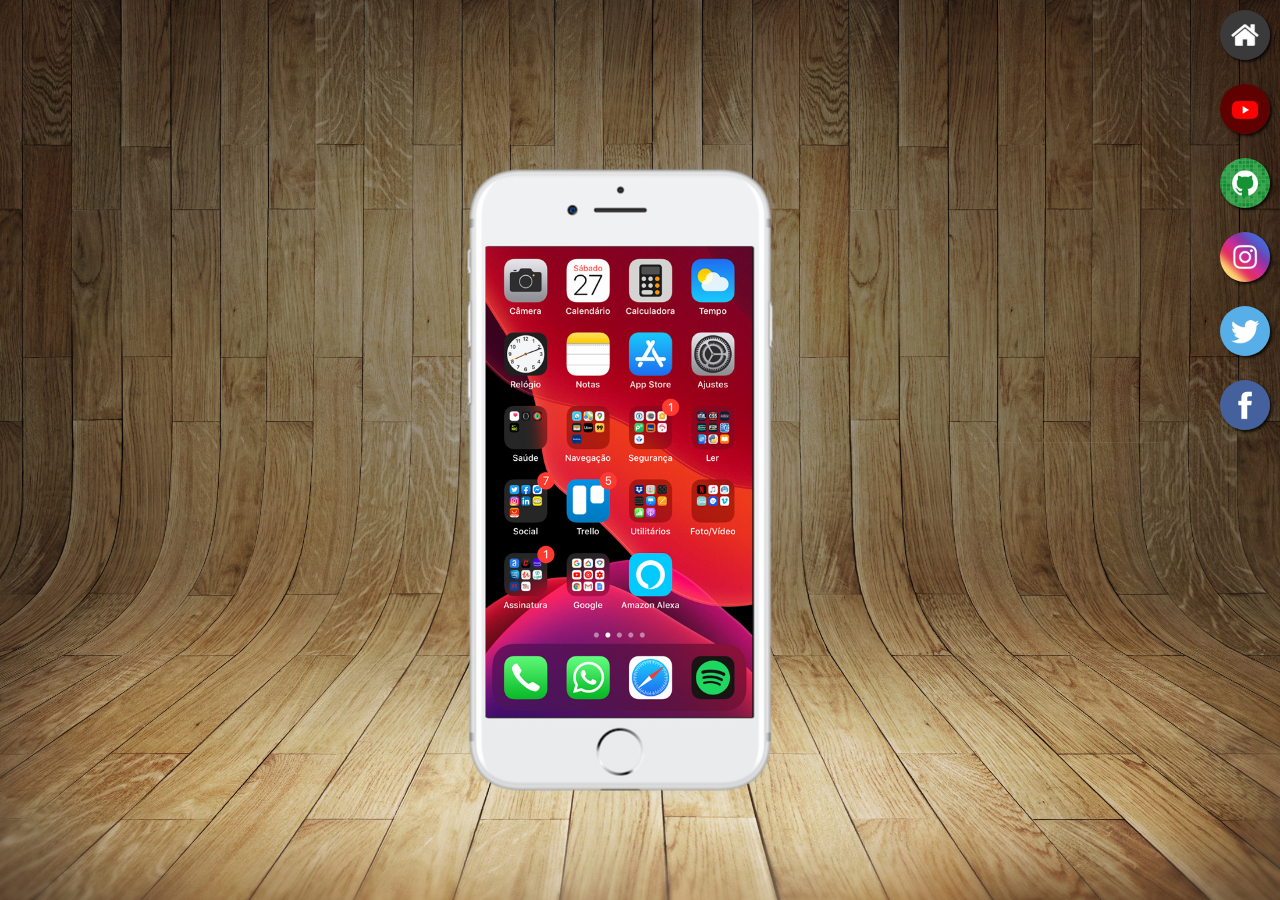
<file: index.html>
<!DOCTYPE html>
<html lang="pt-br">
<head>
    <meta charset="UTF-8">
    <meta name="viewport" content="width=device-width, initial-scale=1.0">
    <title>Projeto Redes Sociais</title>
    <link rel="shortcut icon" href="favicon.ico" type="image/x-icon">
    <link rel="stylesheet" href="./folhas de estilo/style.css">
</head>
<body>
    <section id="celular">
        <iframe src="home.html" name="tela-home" id="tela-home" frameborder="0">
            Seu nafegador não é compatítivel com isso
        </iframe>
    </section>
    <section id="redes-sociais">

        <a href="home.html" target="tela-home"><img src="imagens/logo-home.jpg" alt="Home"></a> <br>

        <a href="youtube.html" target="tela-home"><img src="imagens/logo-youtube.jpg" alt="Youtube"></a> <br>

        <a href="github.html" target="tela-home"><img src="imagens/logo-github.jpg" alt="Github"></a> <br>

        <a href="instagram.html" target="tela-home"><img src="imagens/logo-instagram.jpg" alt="Instagram"></a> <br>

        <a href="twitter.html" target="tela-home"><img src="imagens/logo-twitter.jpg" alt="Twitter"></a> <br>

        <a href="facebook.html" target="tela-home"><img src="imagens/logo-facebook.jpg" alt="FaceBook"></a> <br>
    </section>
</body>
</html>
</file>
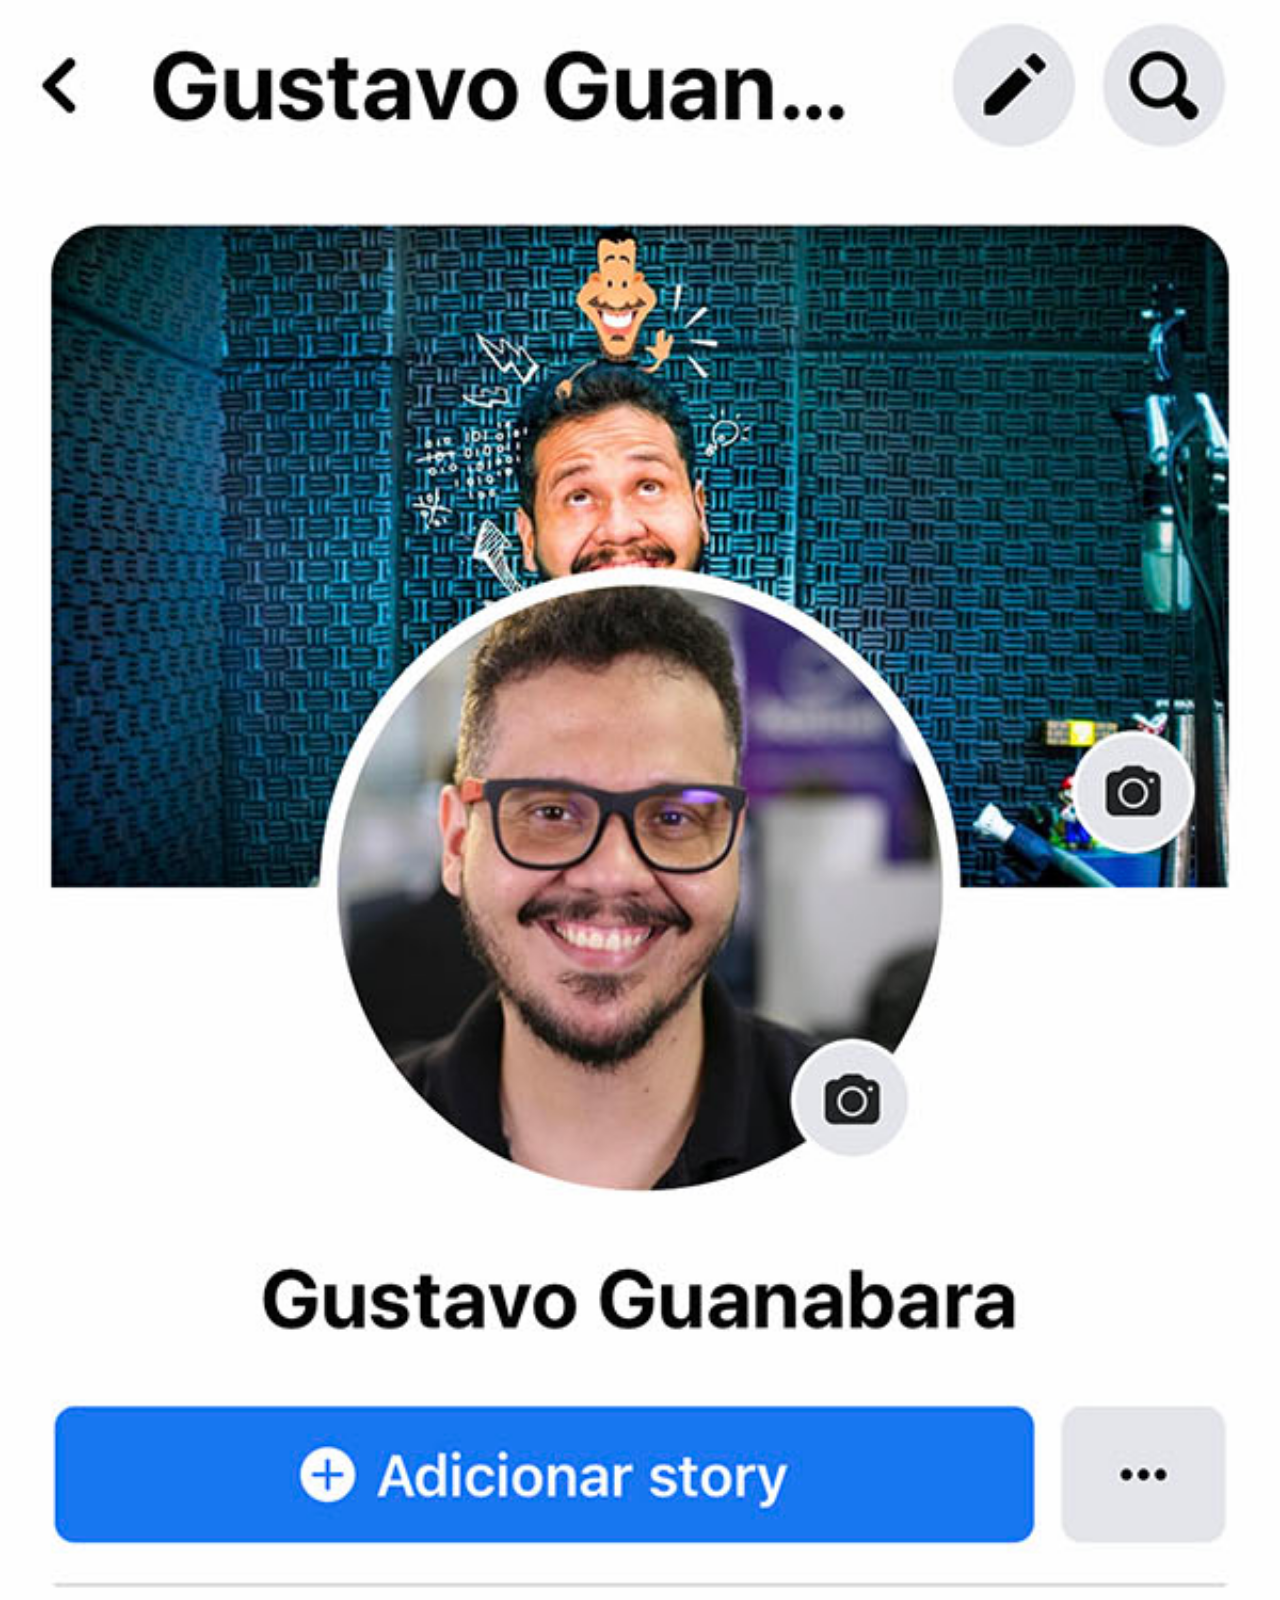
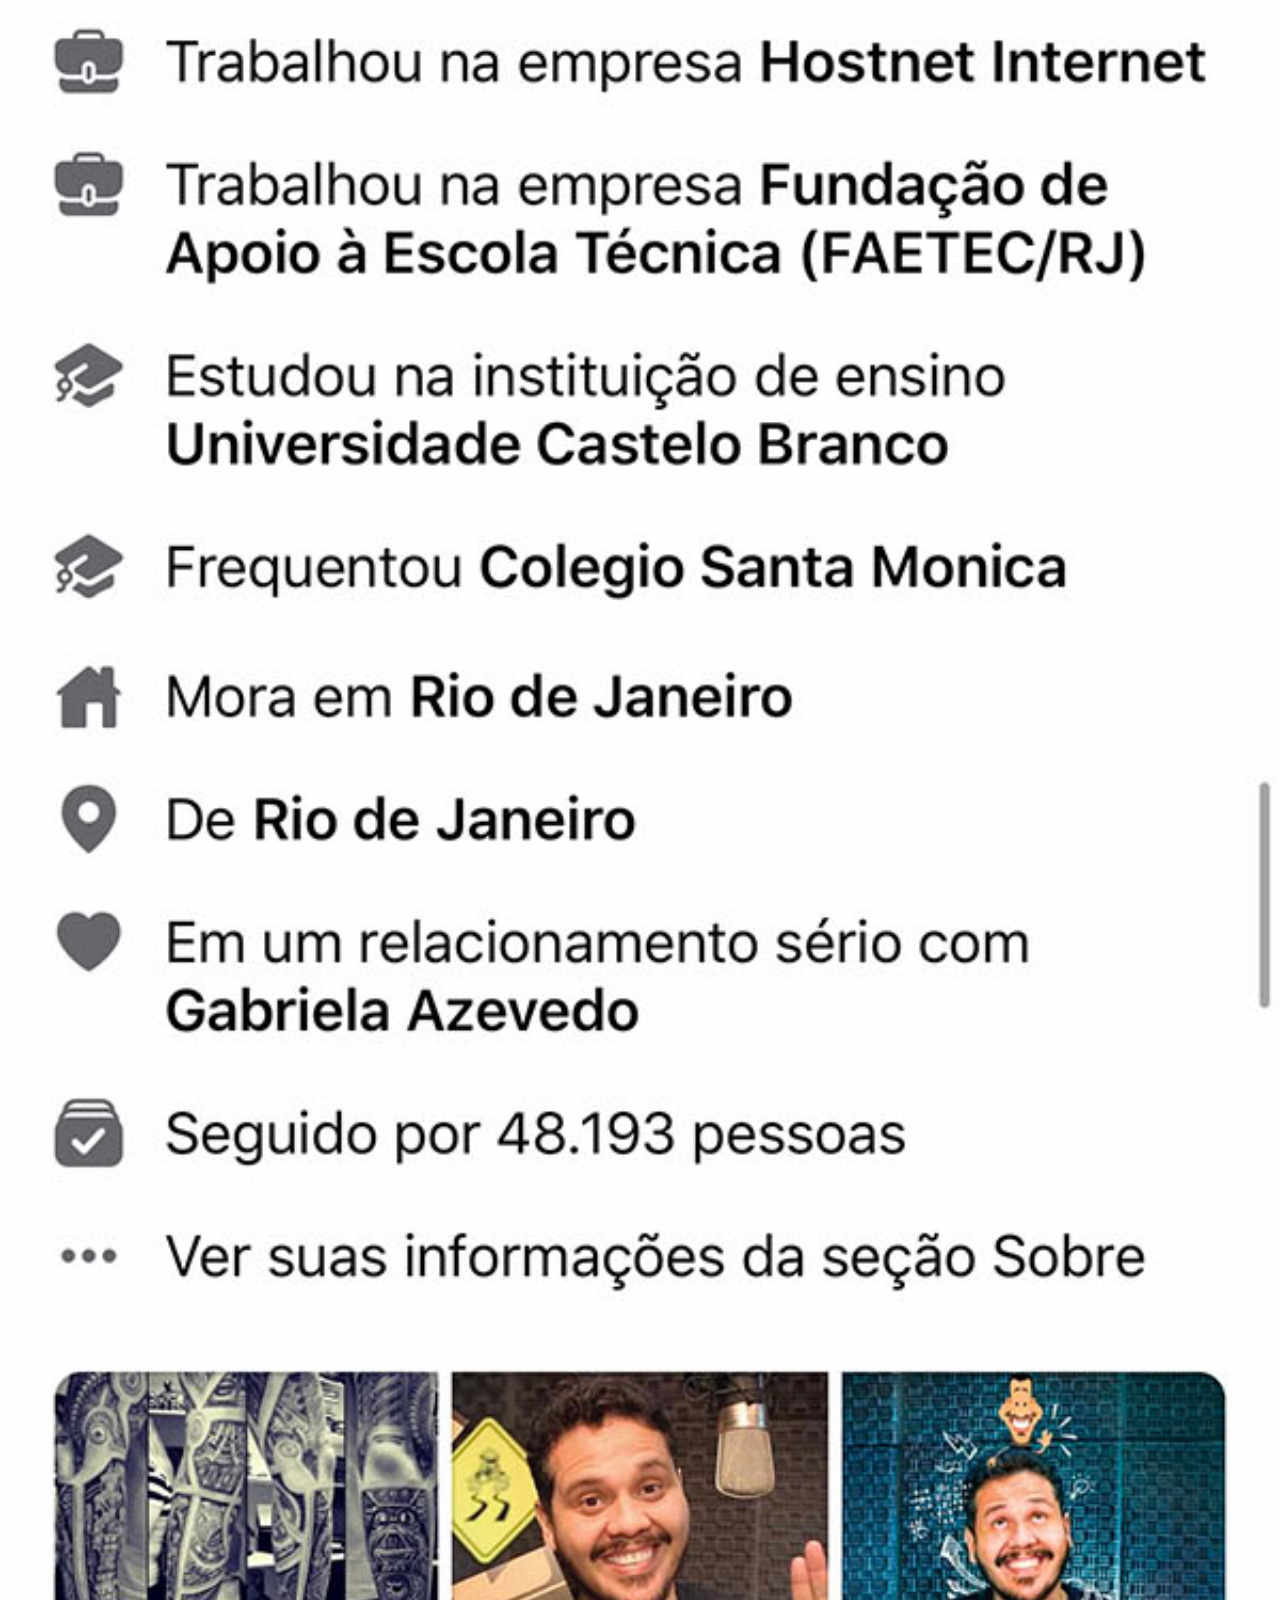
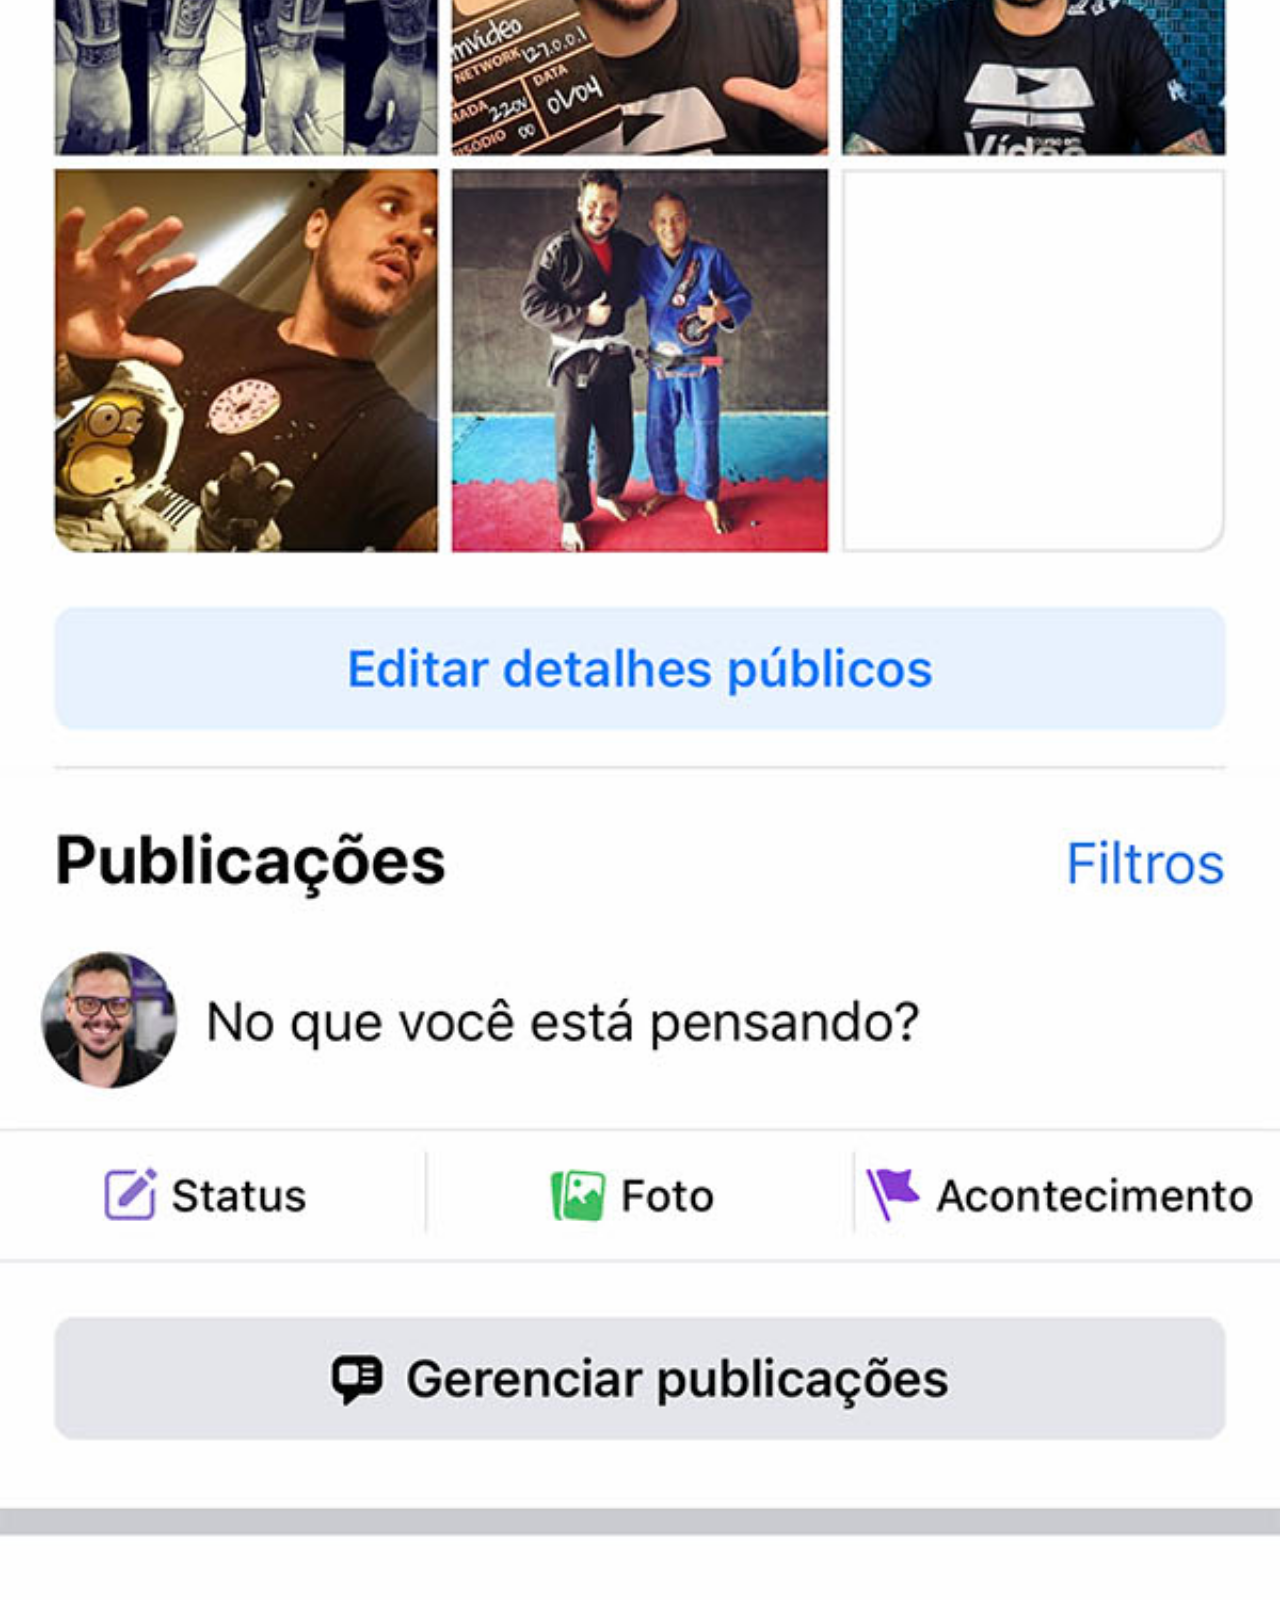
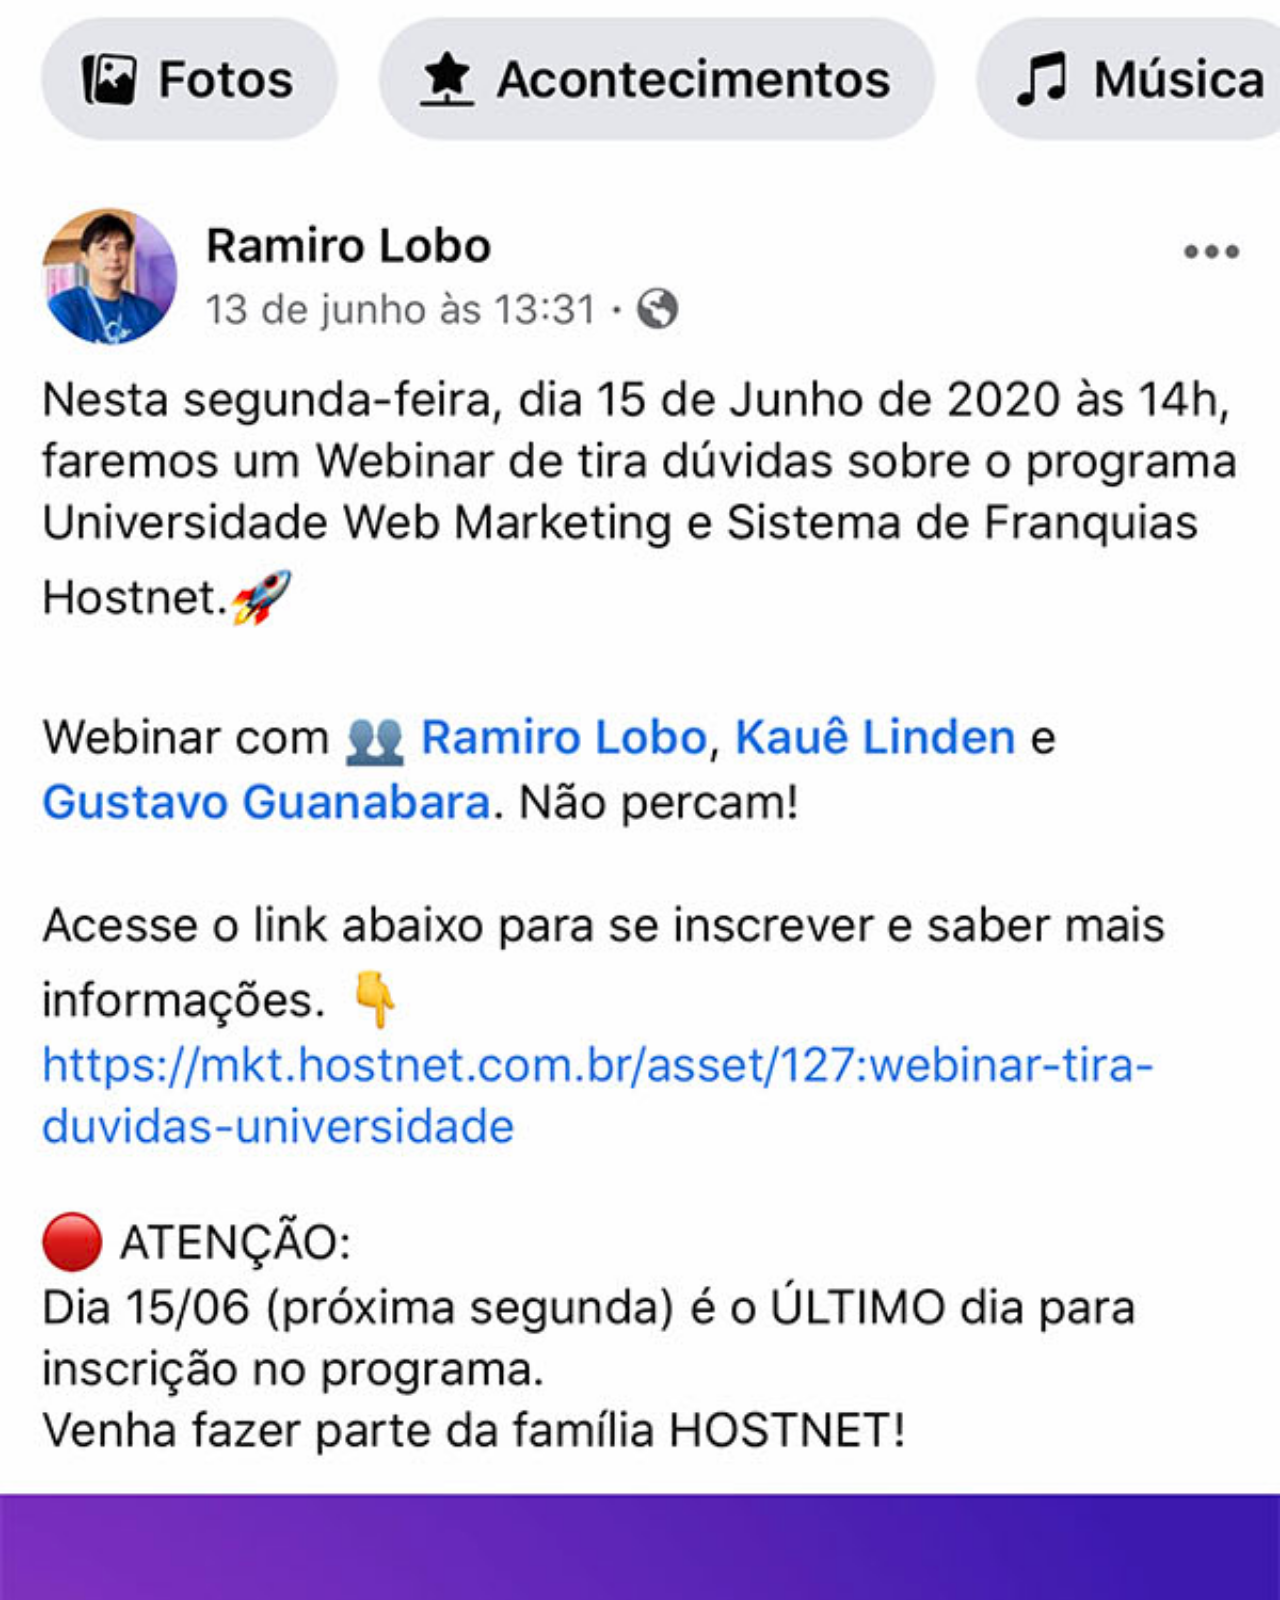
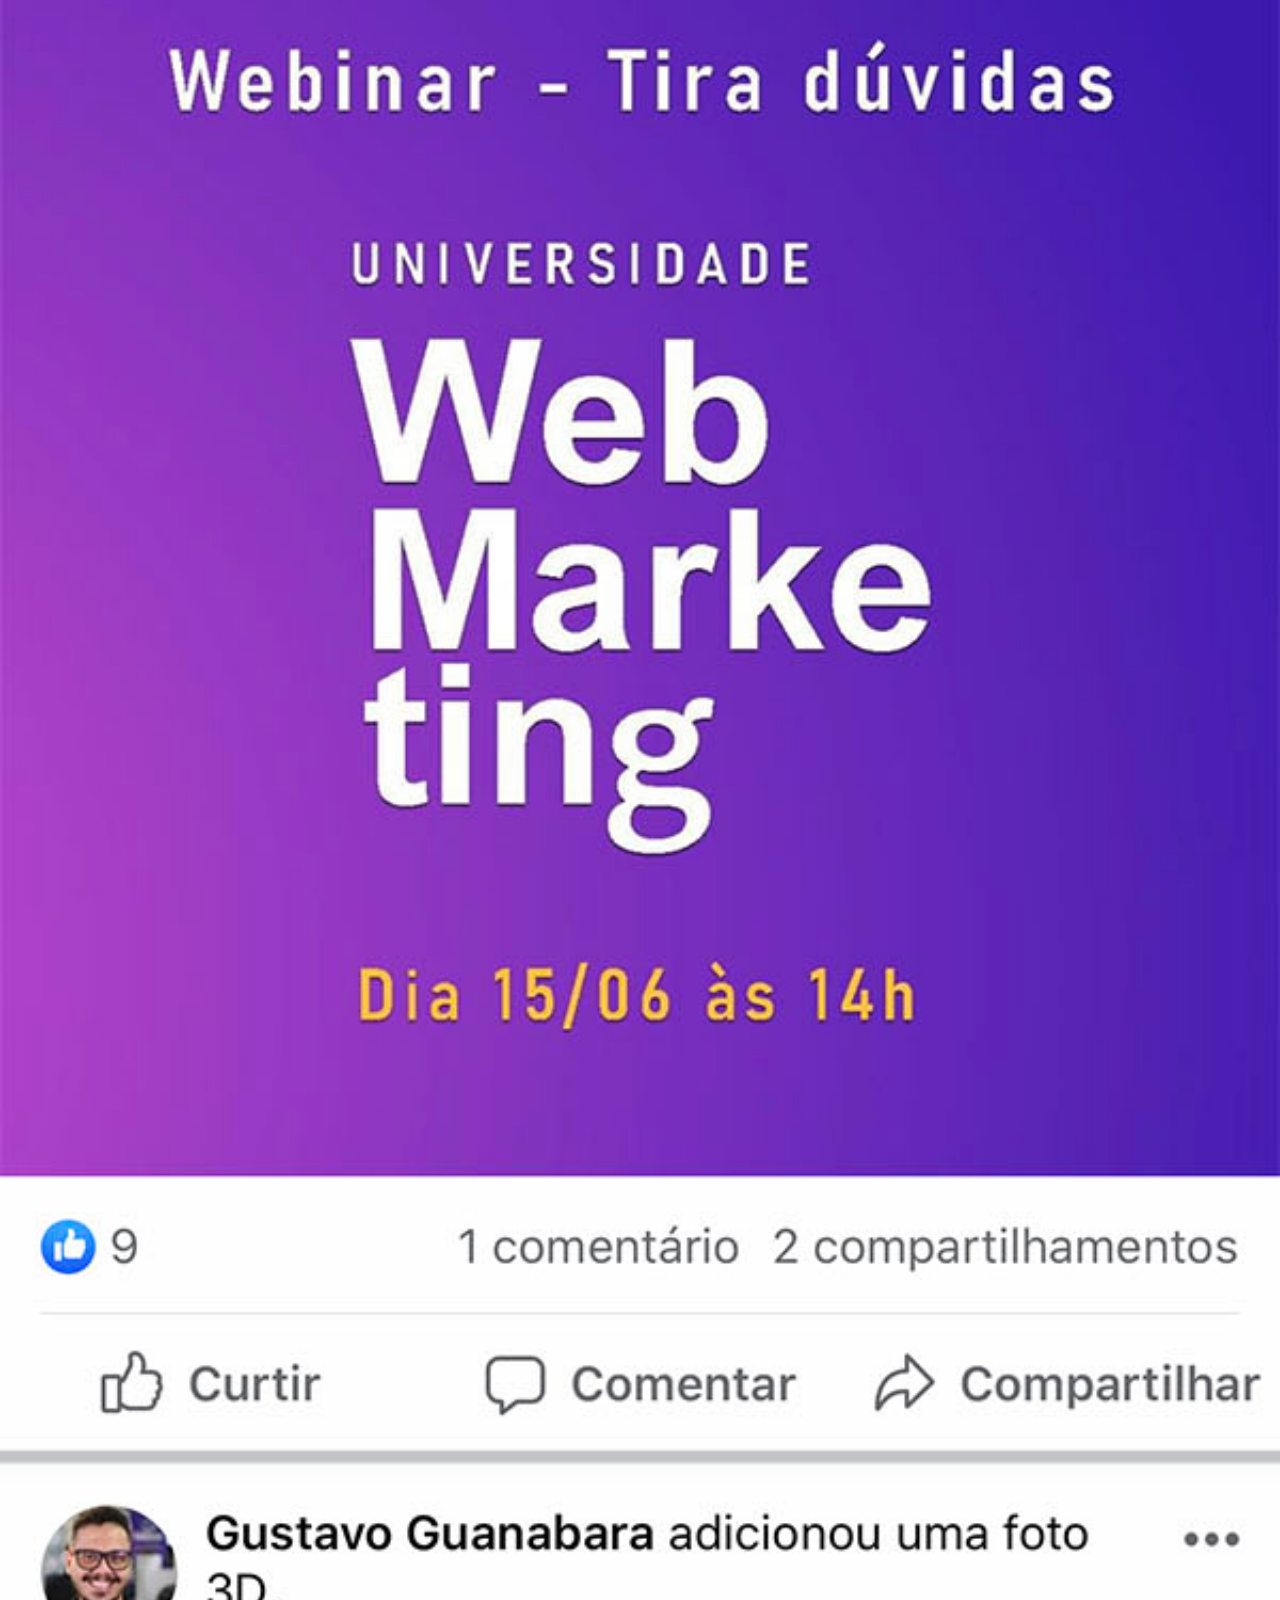
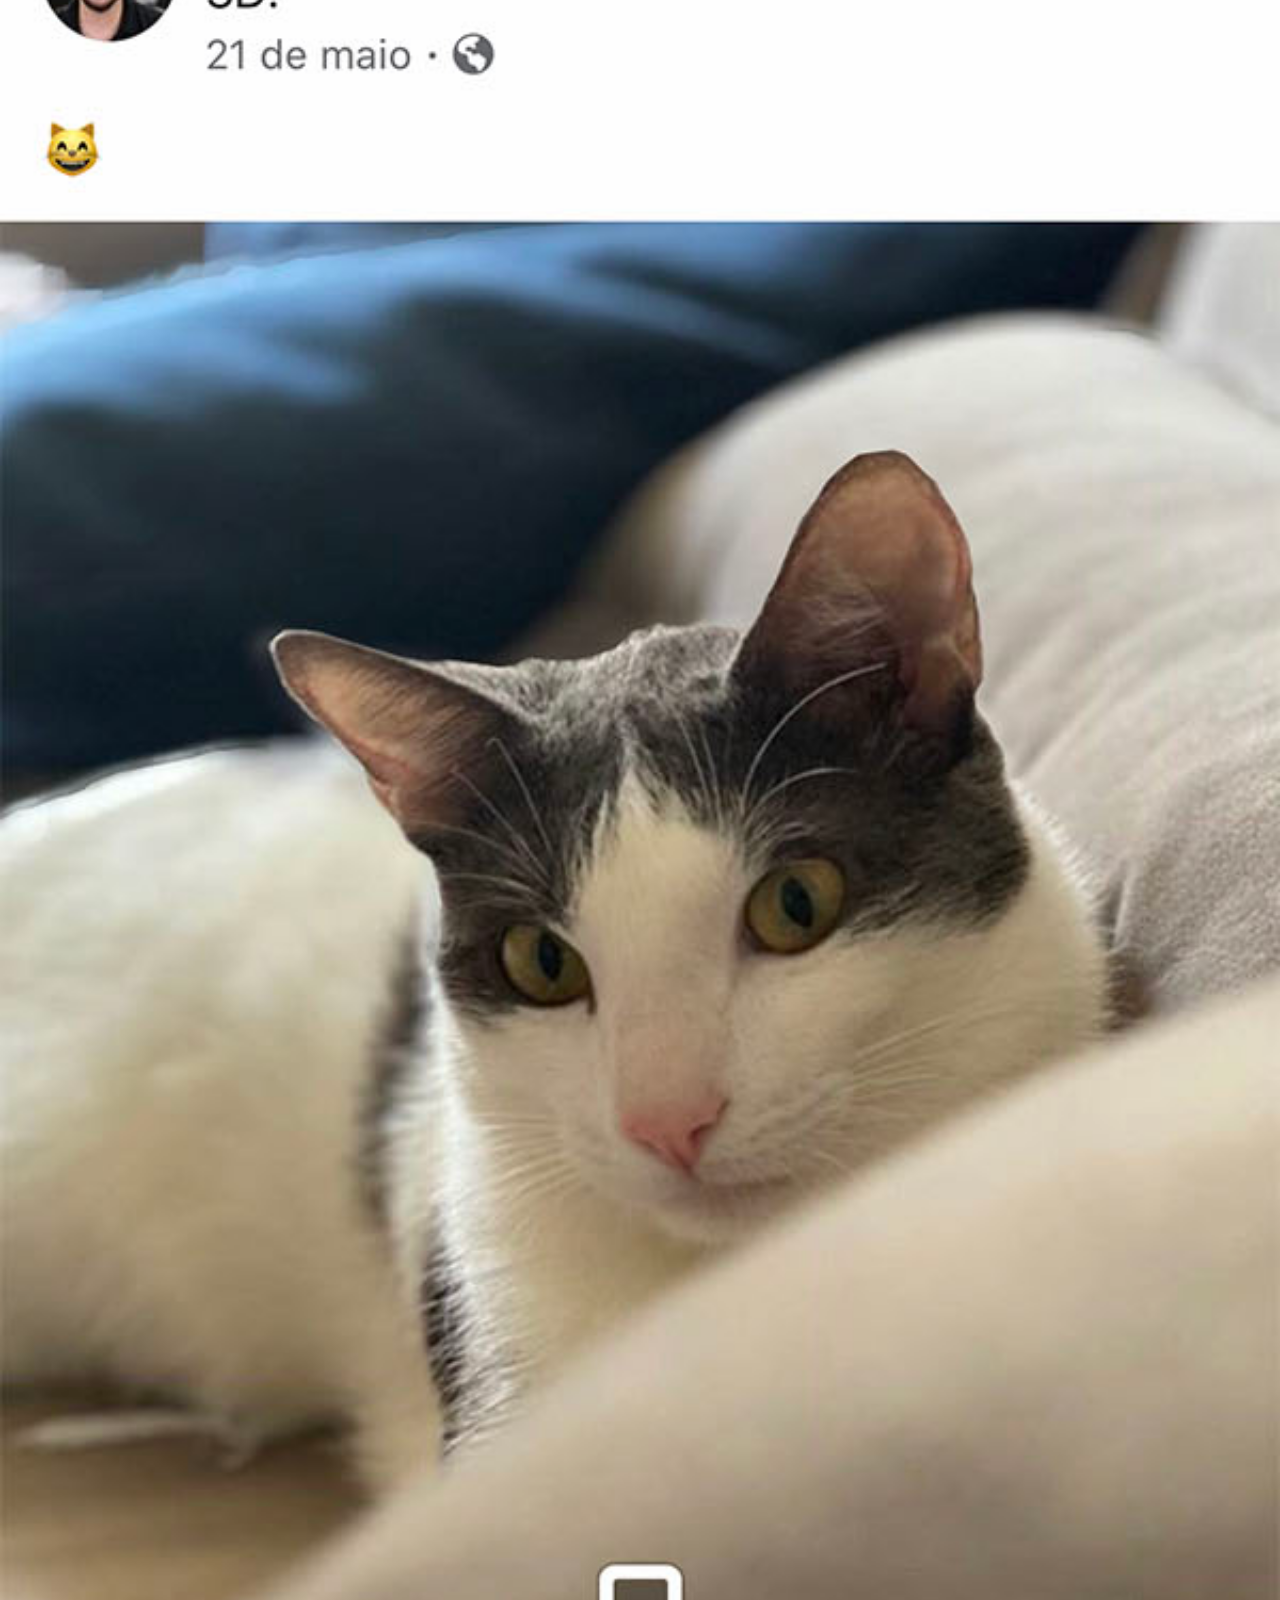
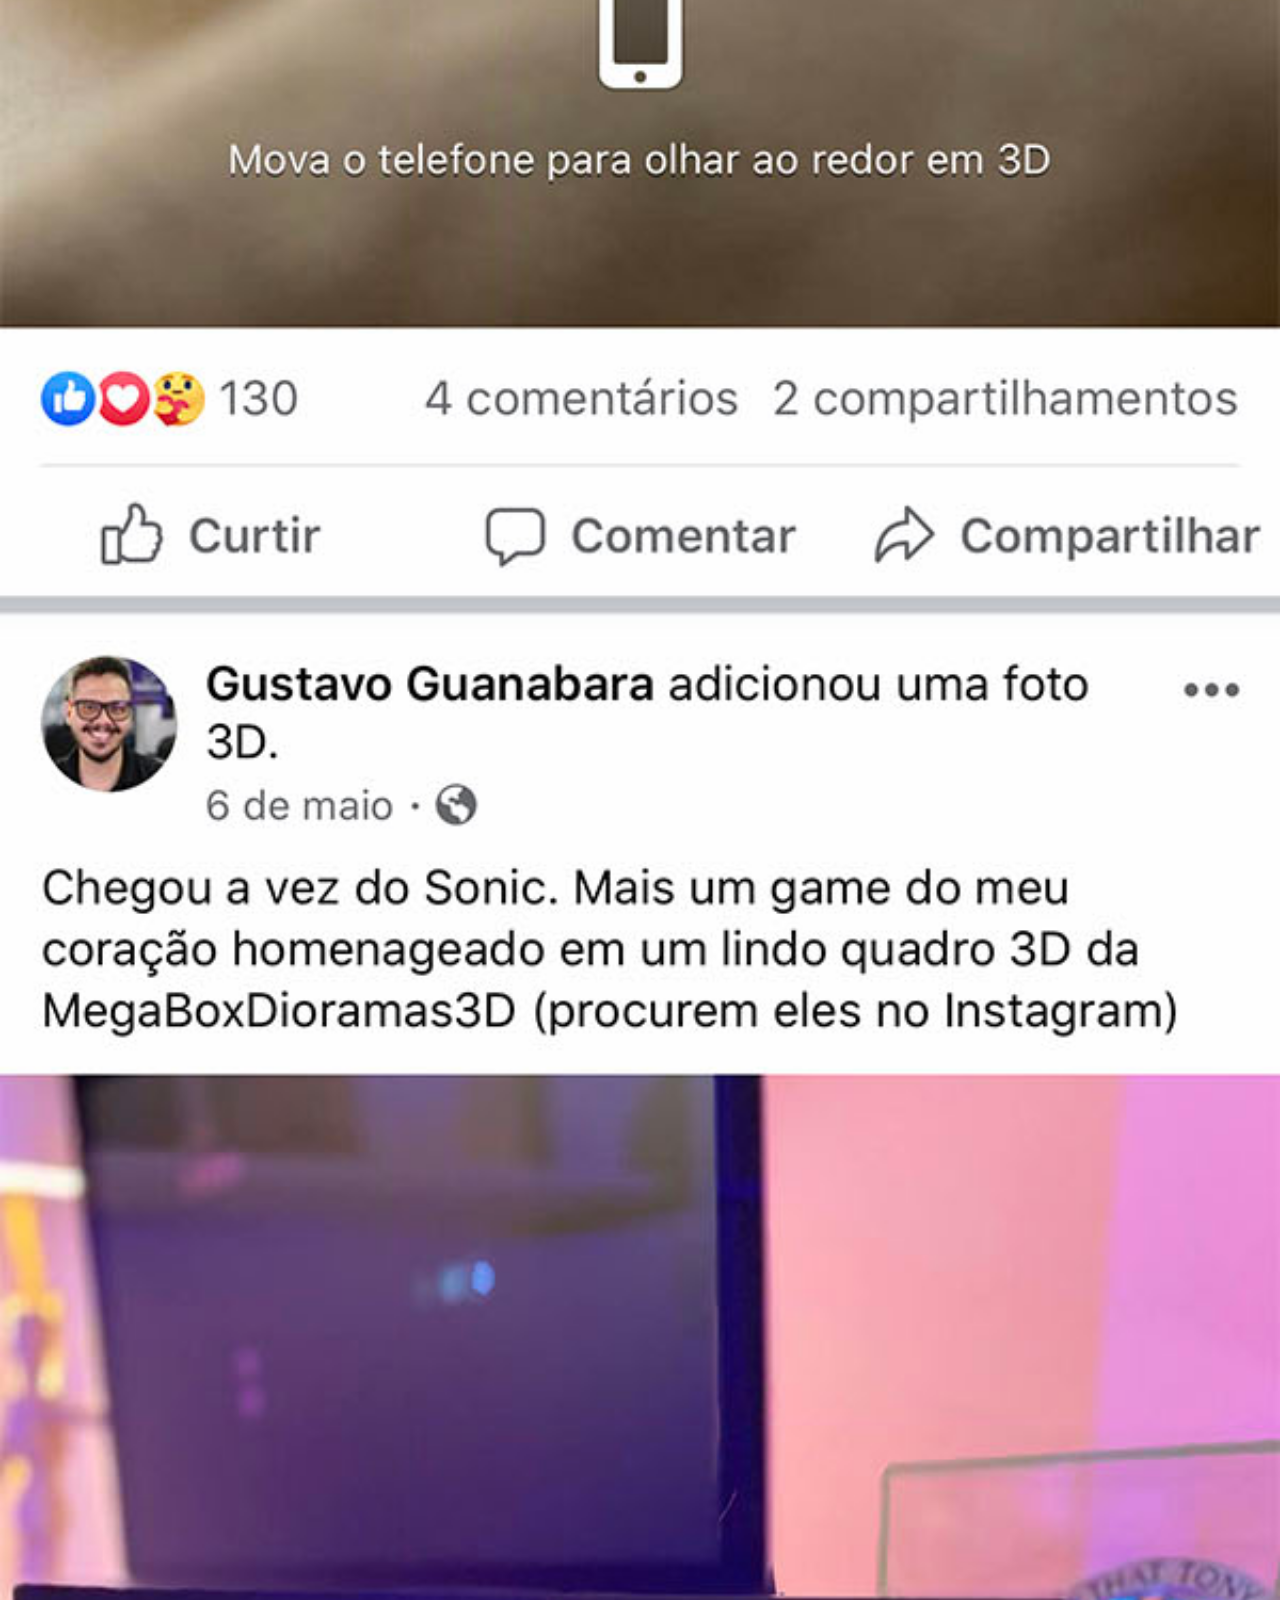
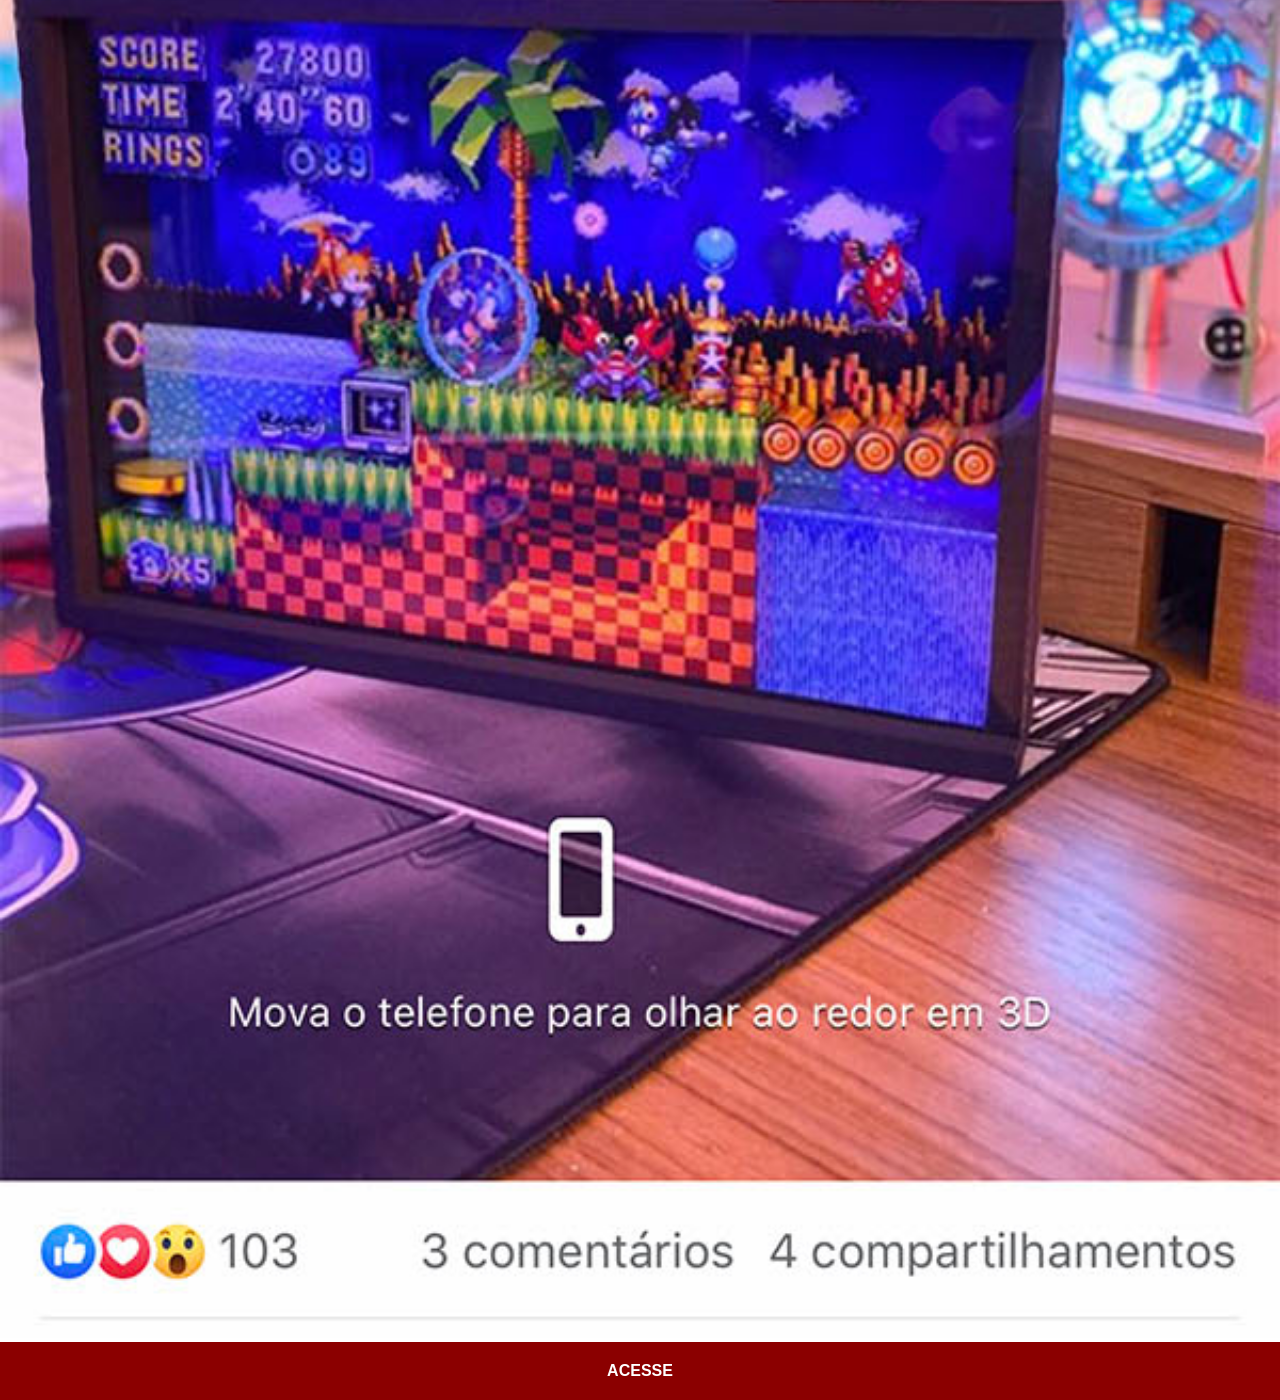
<file: facebook.html>
<!DOCTYPE html>
<html lang="pt-br">
<head>
    <meta charset="UTF-8">
    <meta name="viewport" content="width=device-width, initial-scale=1.0">
    <title>FaceBook</title>
    <link rel="stylesheet" href="folhas de estilo/social.css">
</head>
<body>
    <img src="imagens/tela-facebook.jpg" alt="FaceBook">
    <a href="https://www.facebook.com/gustavoguanabara/?locale=pt_BR">ACESSE</a>
</body>
</html>
</file>
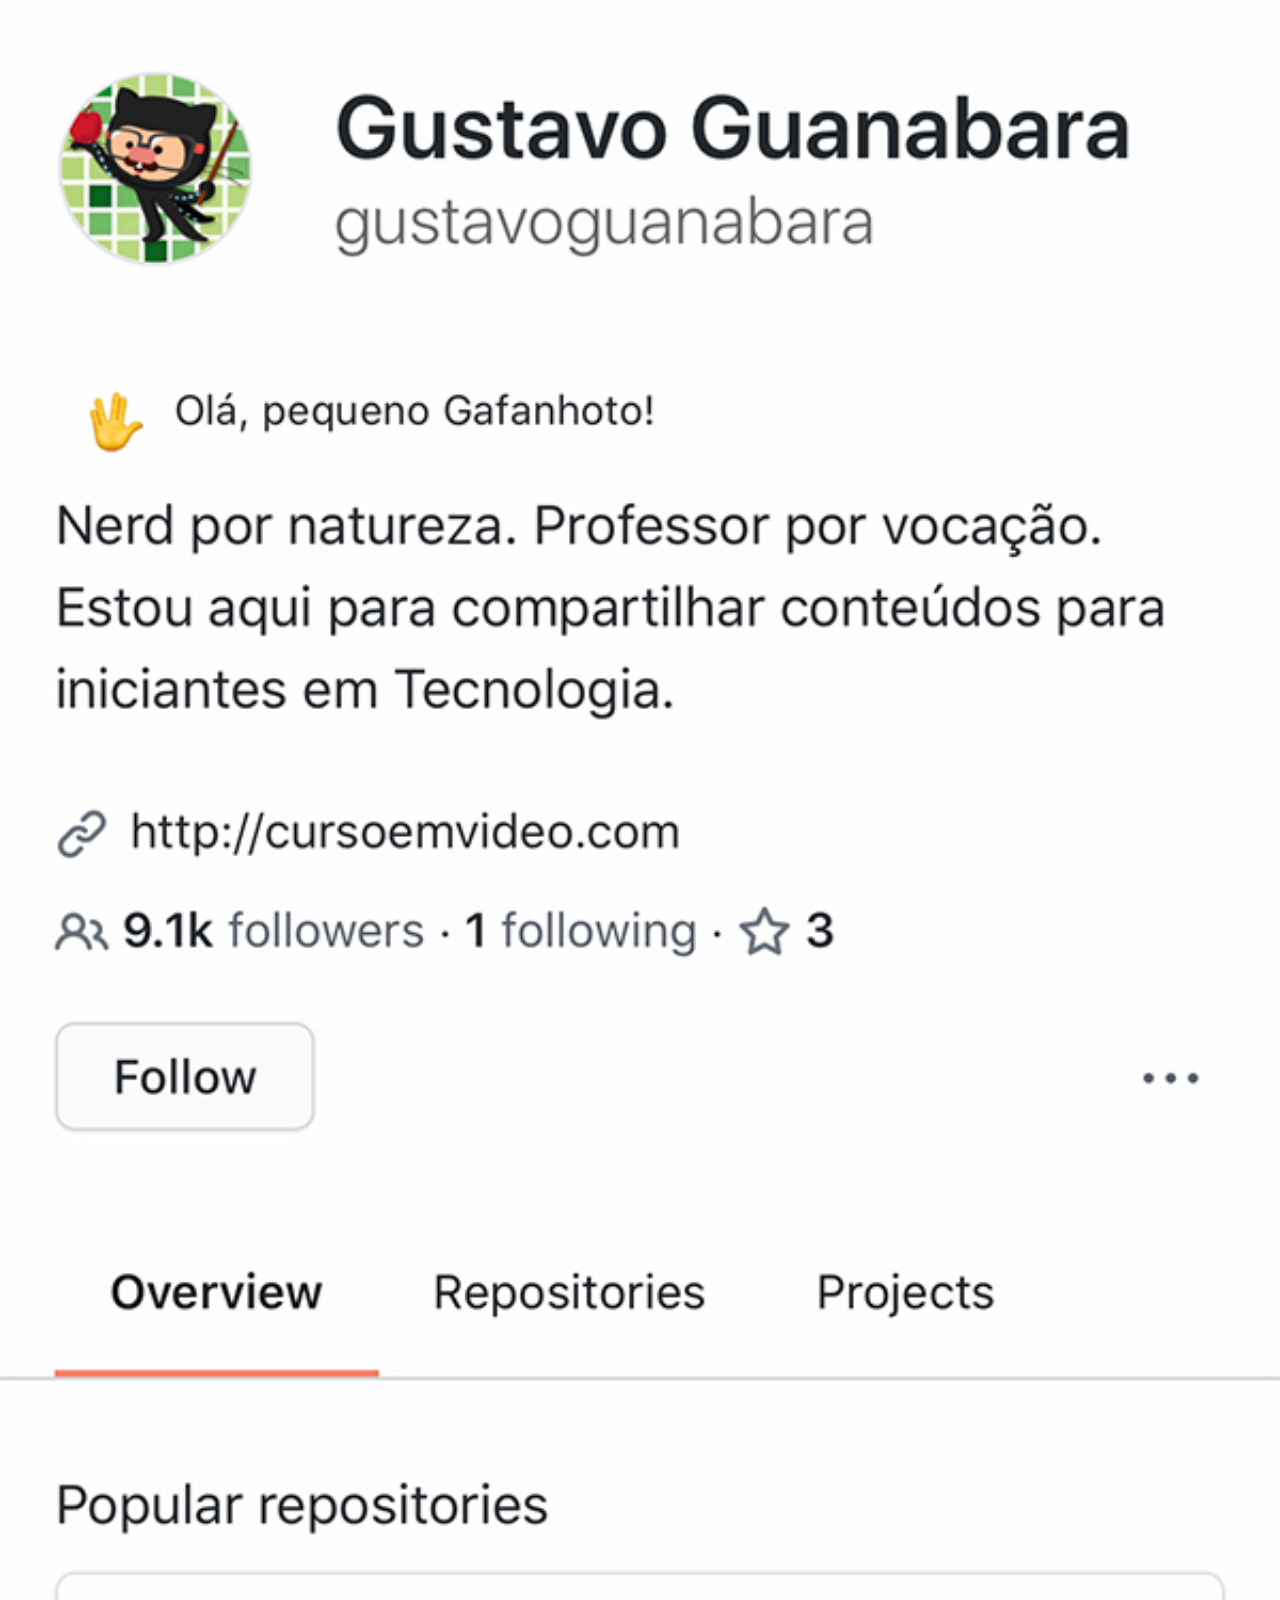
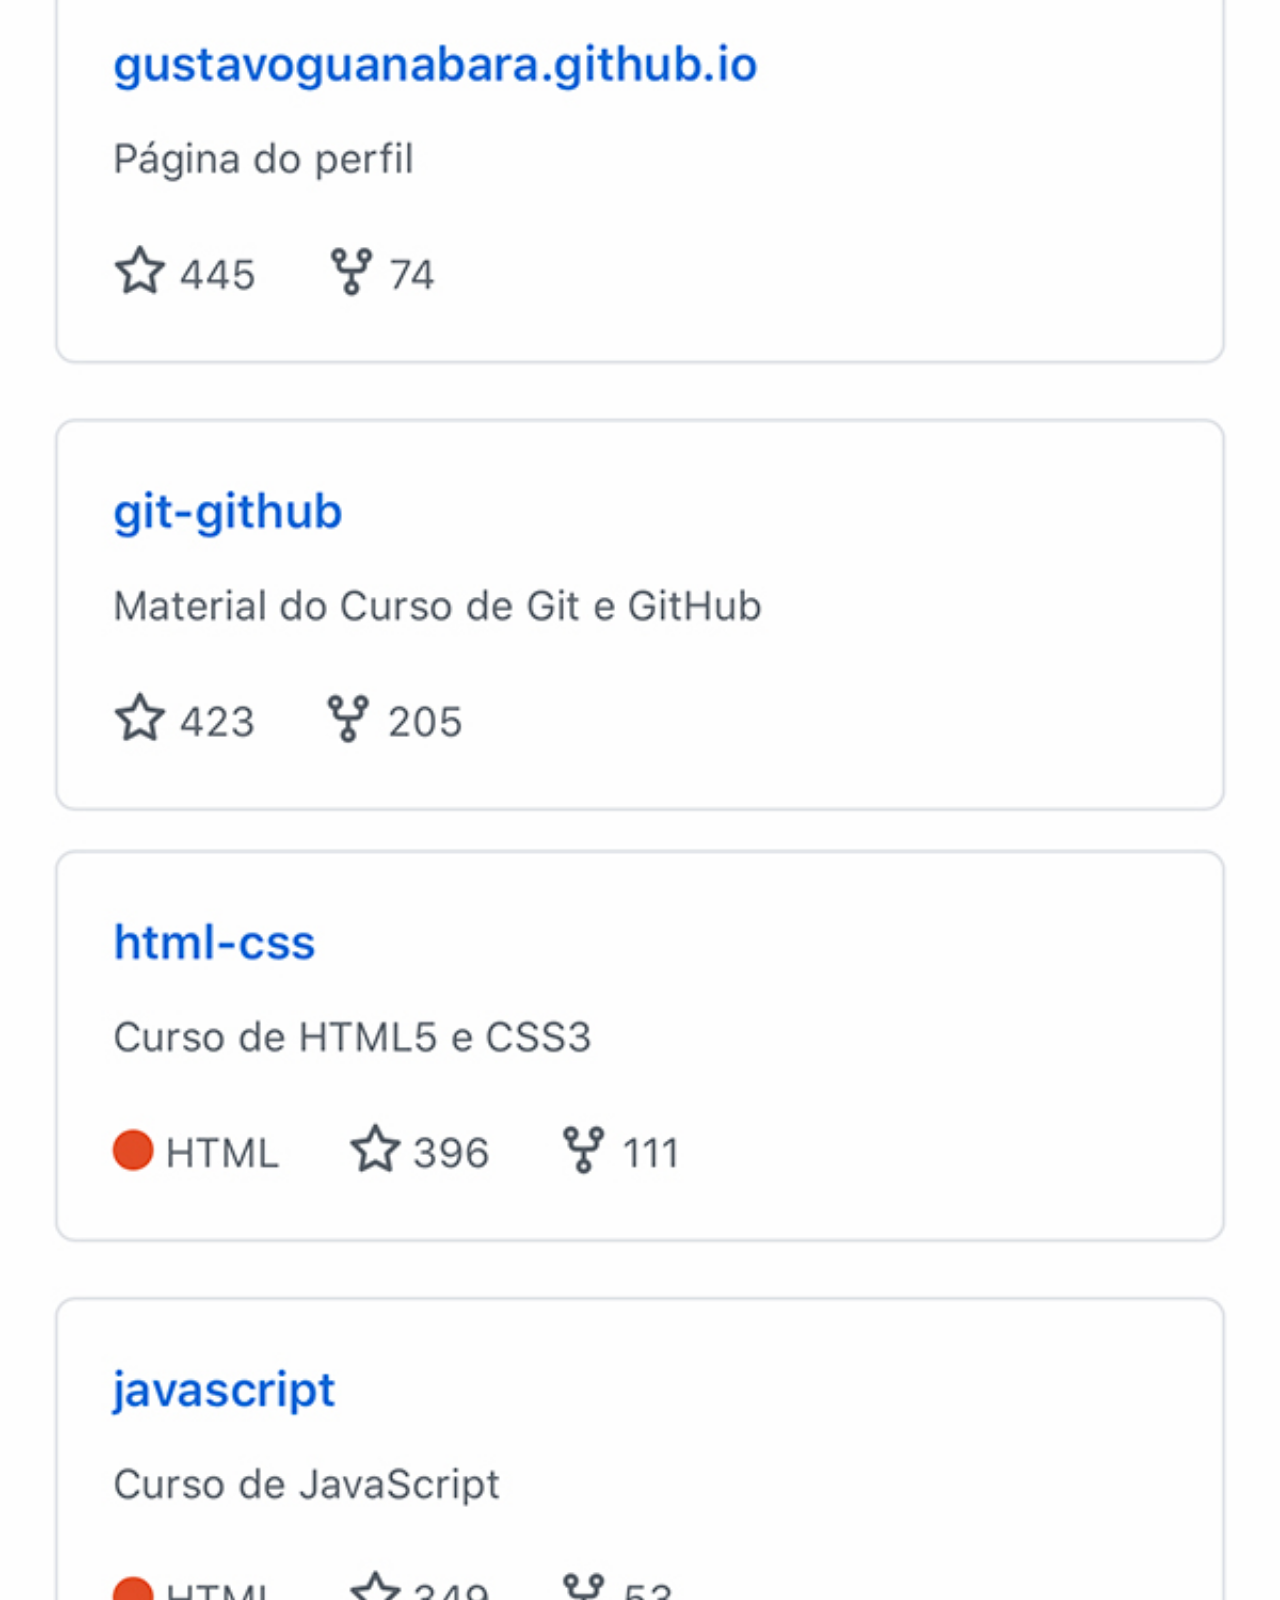
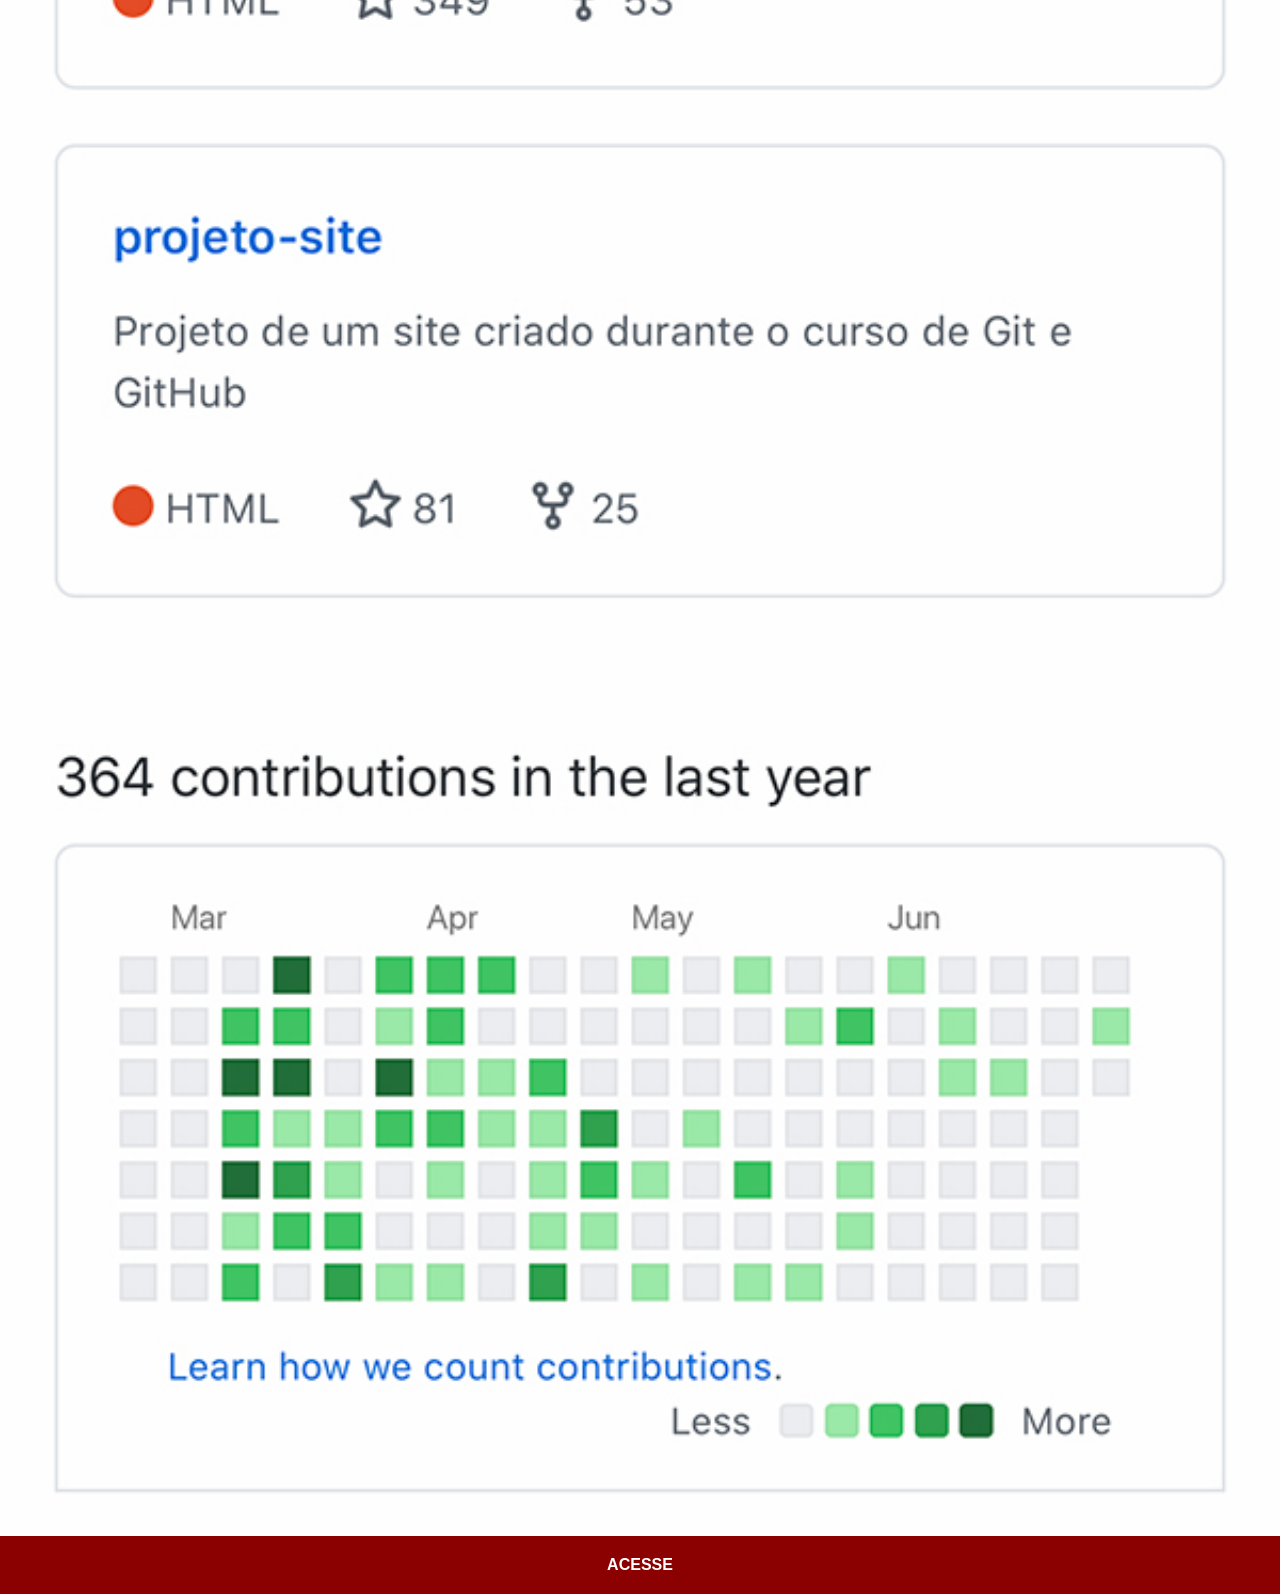
<file: github.html>
<!DOCTYPE html>
<html lang="pt-br">
<head>
    <meta charset="UTF-8">
    <meta name="viewport" content="width=device-width, initial-scale=1.0">
    <title>GitHub</title>
    <link rel="stylesheet" href="folhas de estilo/social.css">
</head>
<body>
    <img src="imagens/tela-github.jpg" alt="GitHub">
    <a href="https://gustavoguanabara.github.io/" target="_blank">ACESSE</a>
</body>
</html>
</file>
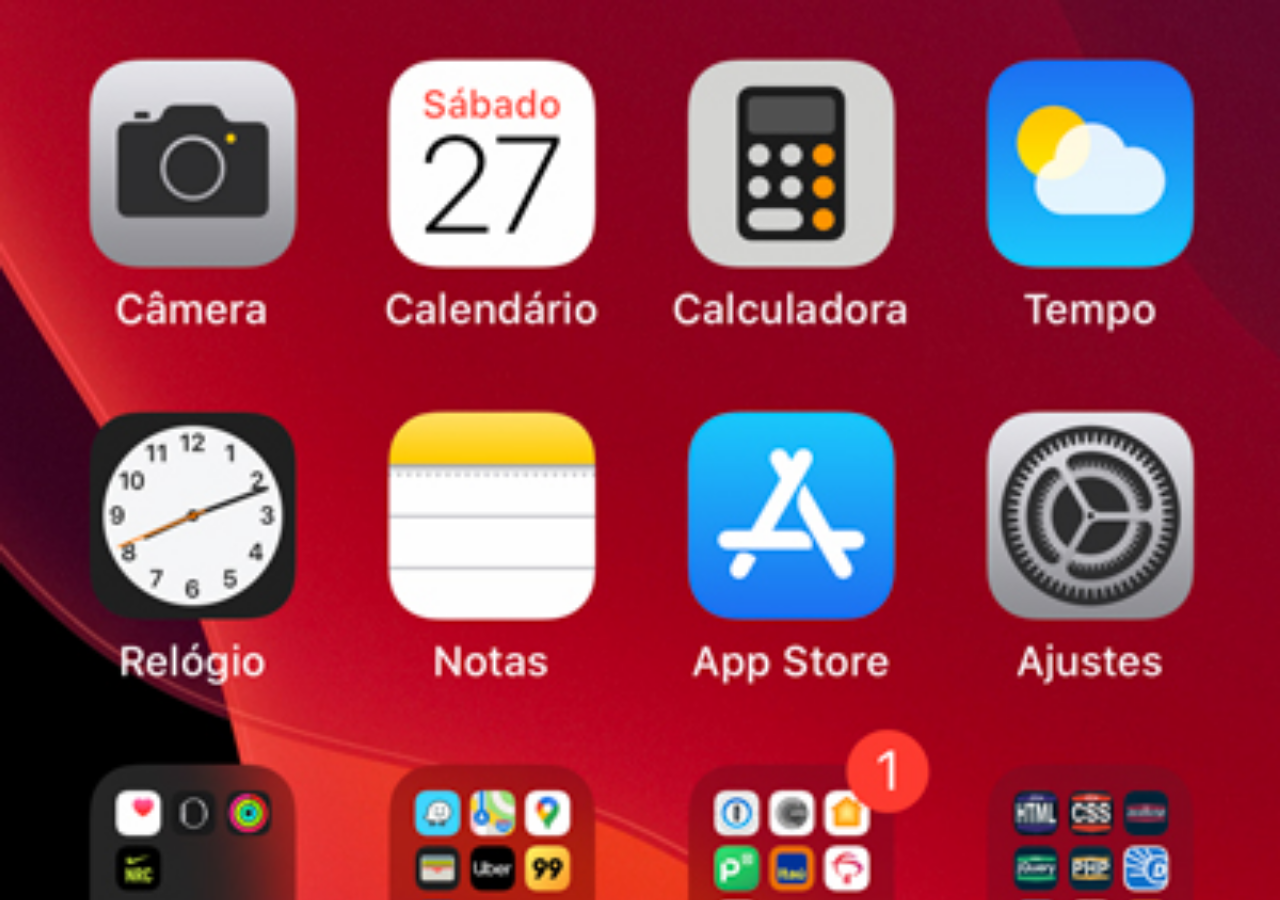
<file: home.html>
<!DOCTYPE html>
<html lang="pt-br">
<head>
    <meta charset="UTF-8">
    <meta name="viewport" content="width=device-width, initial-scale=1.0">
    <title>Home</title>
    <style>
        *{
            margin: 0px;
            padding: 0px;
        }

        body{
            width: 100vw;
            height: 100vh;
            background: black url('imagens/tela-home.jpg') no-repeat top center;
            background-size: cover;
        }
    </style>
</head>
<body>
    
</body>
</html>
</file>
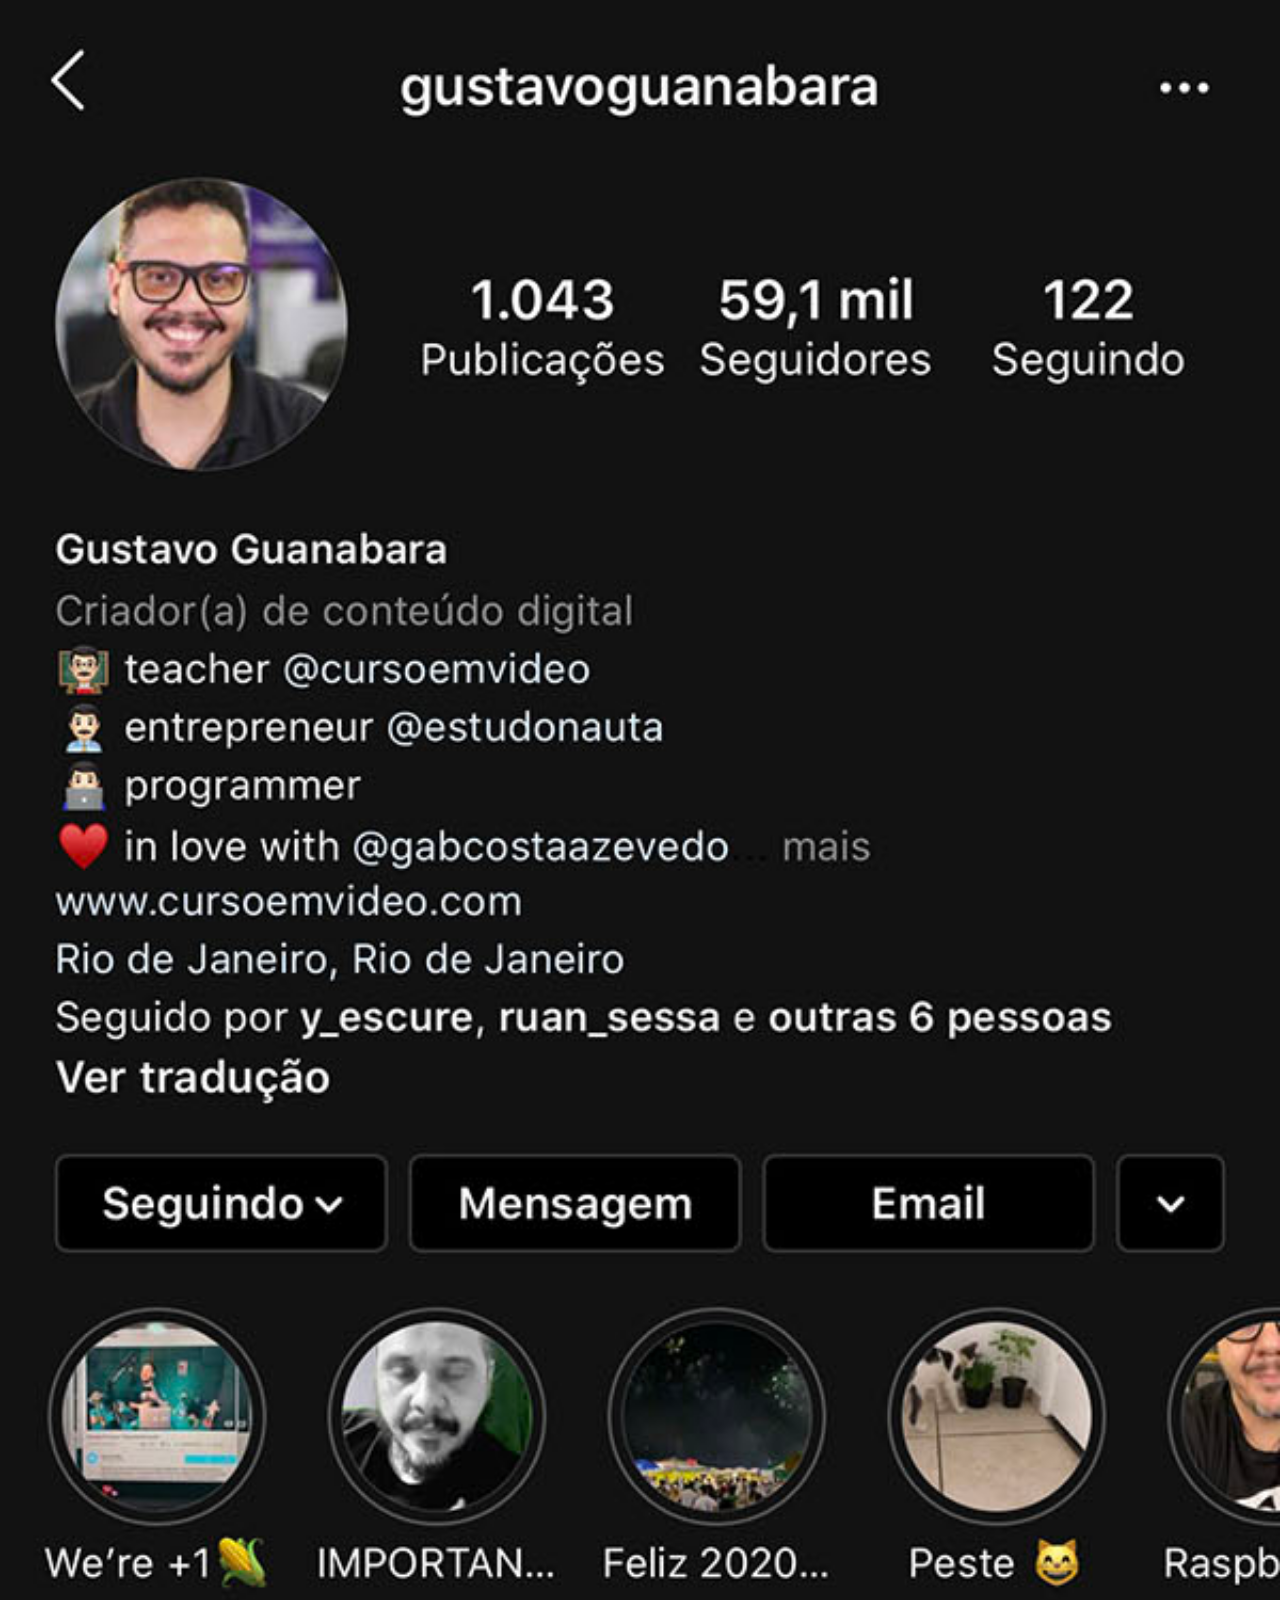
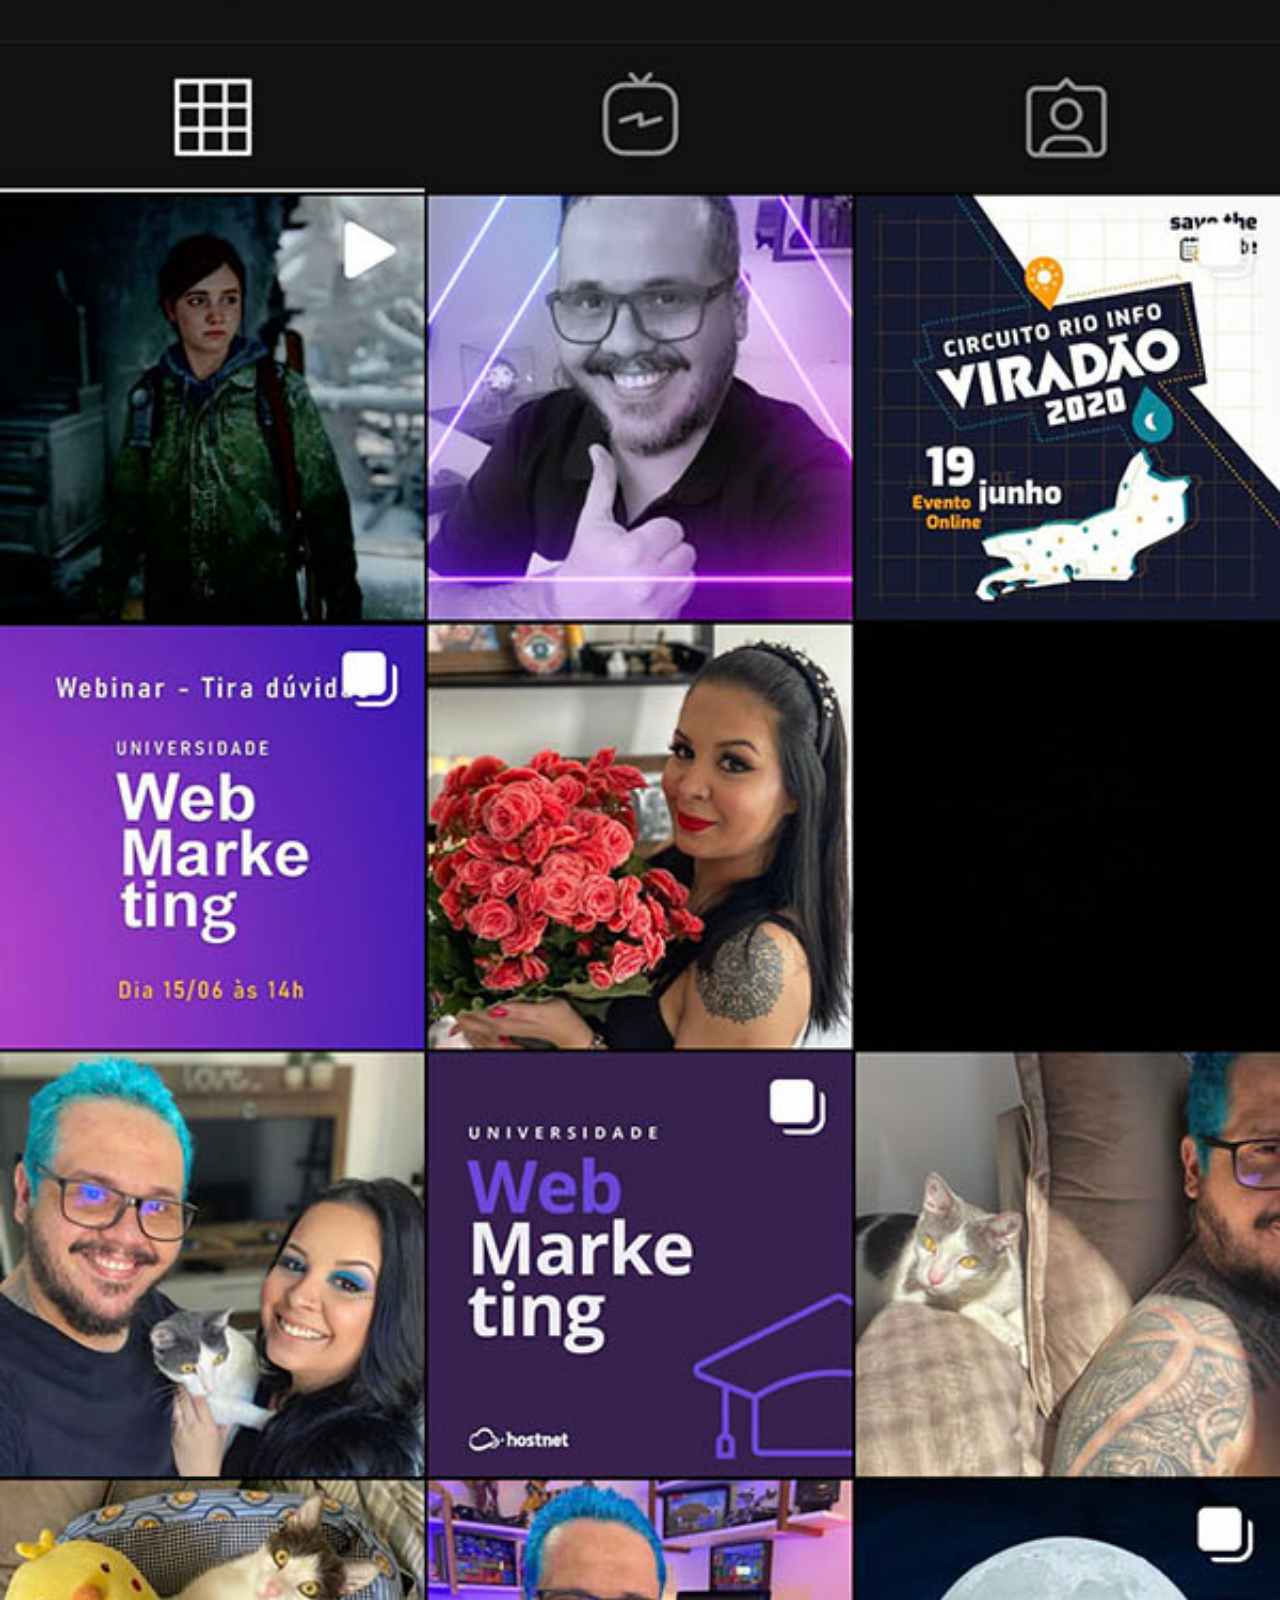
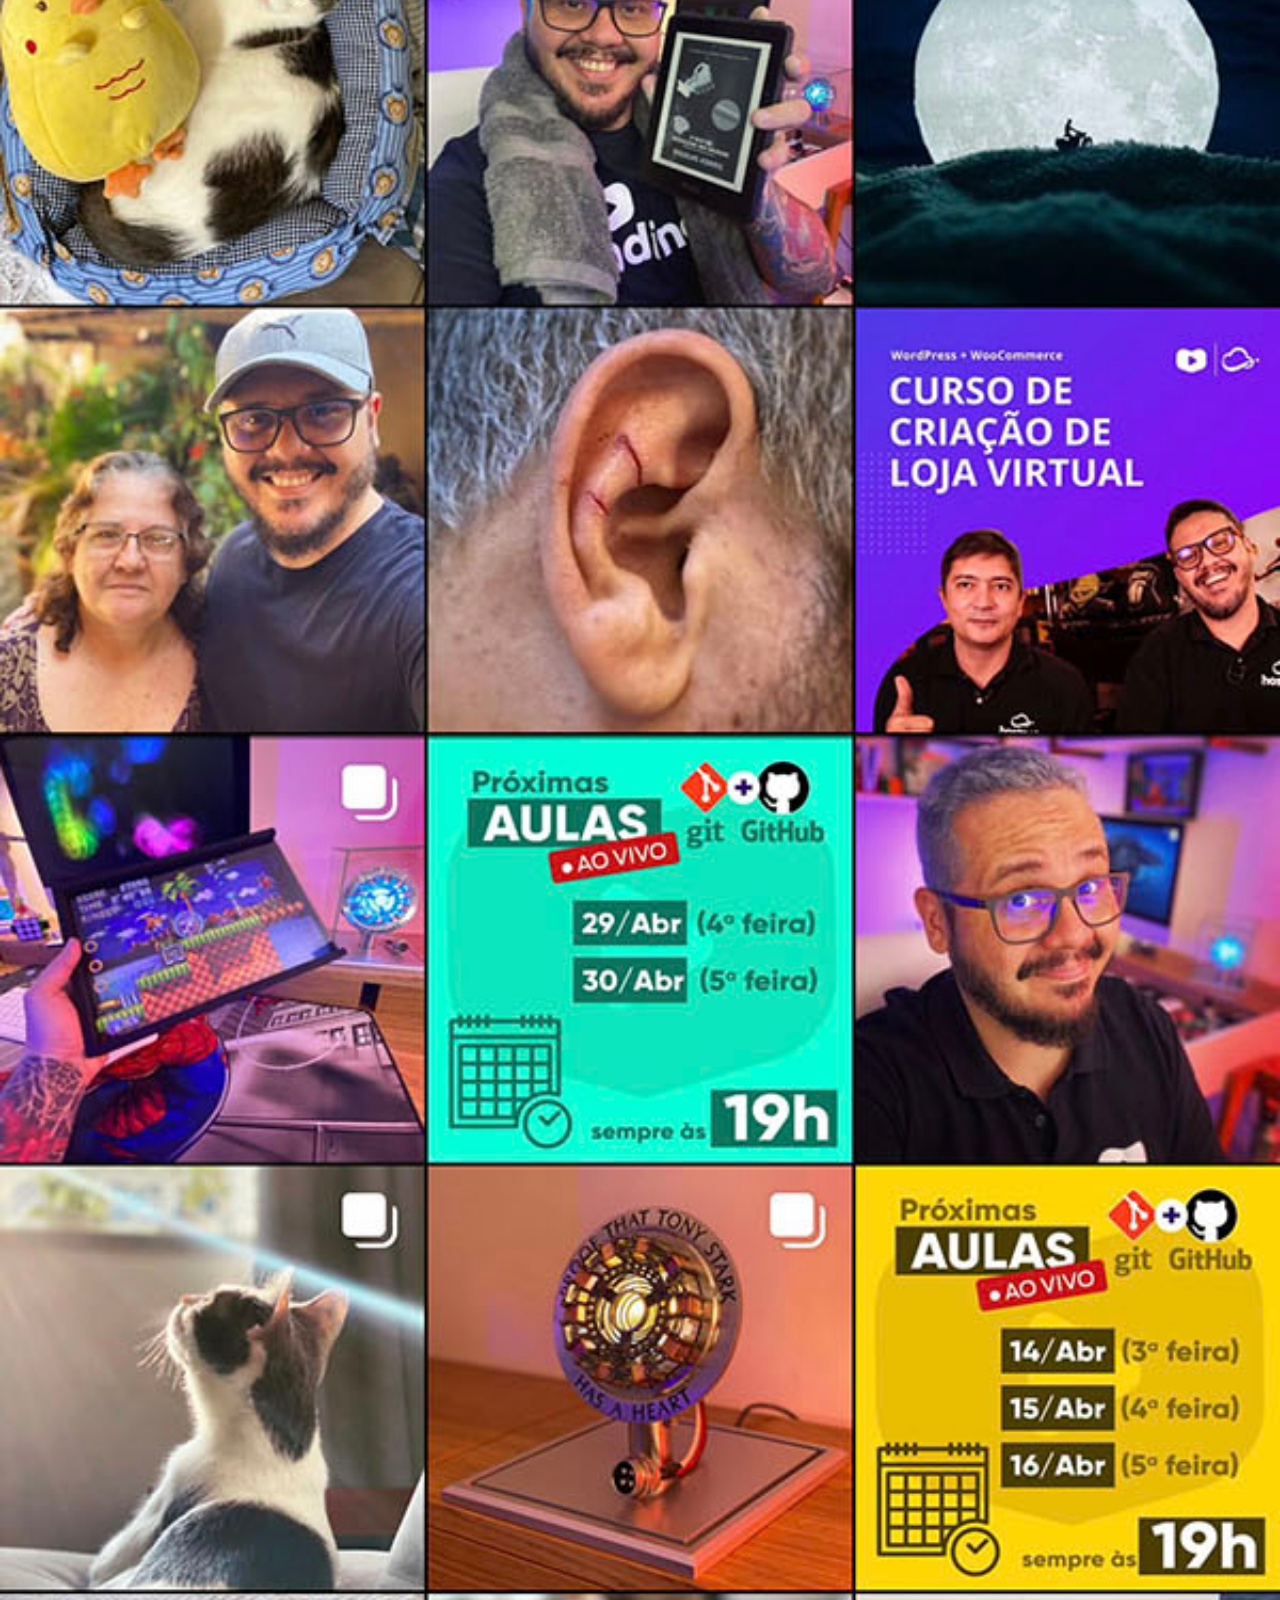
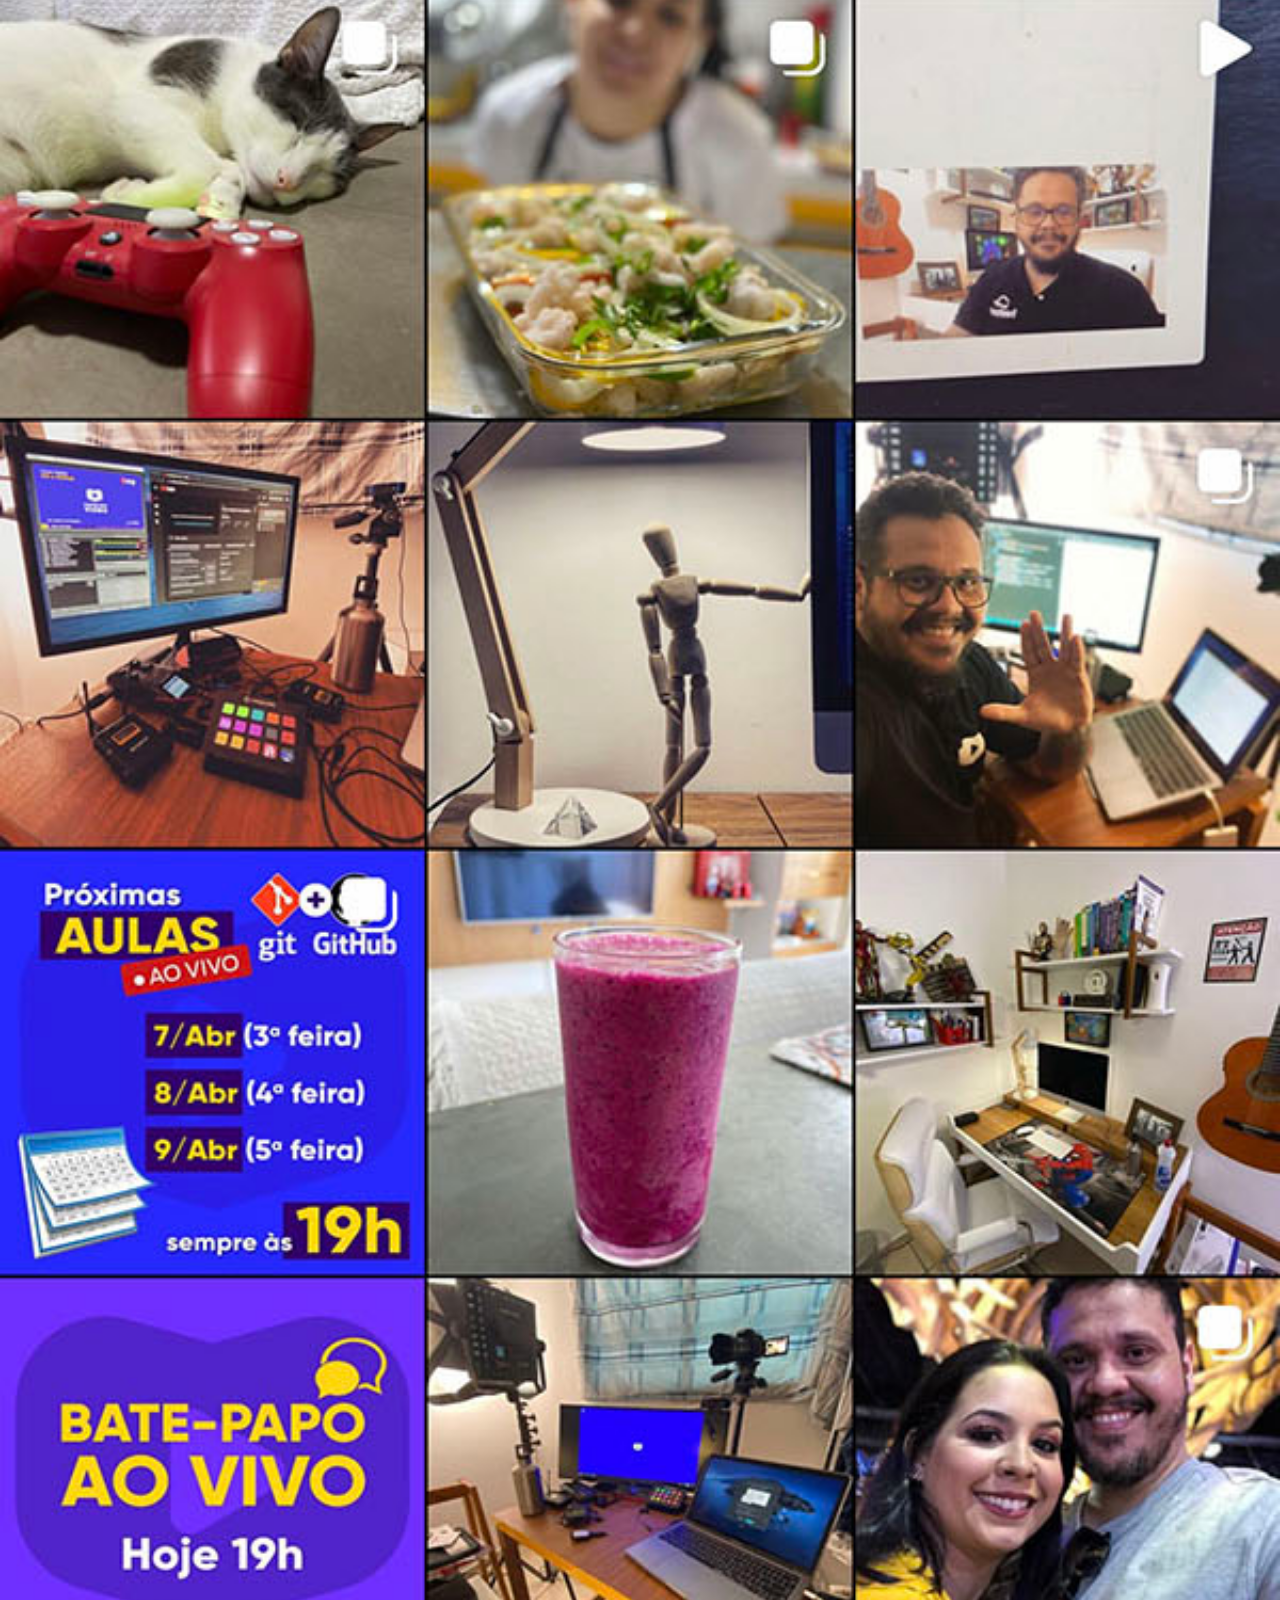
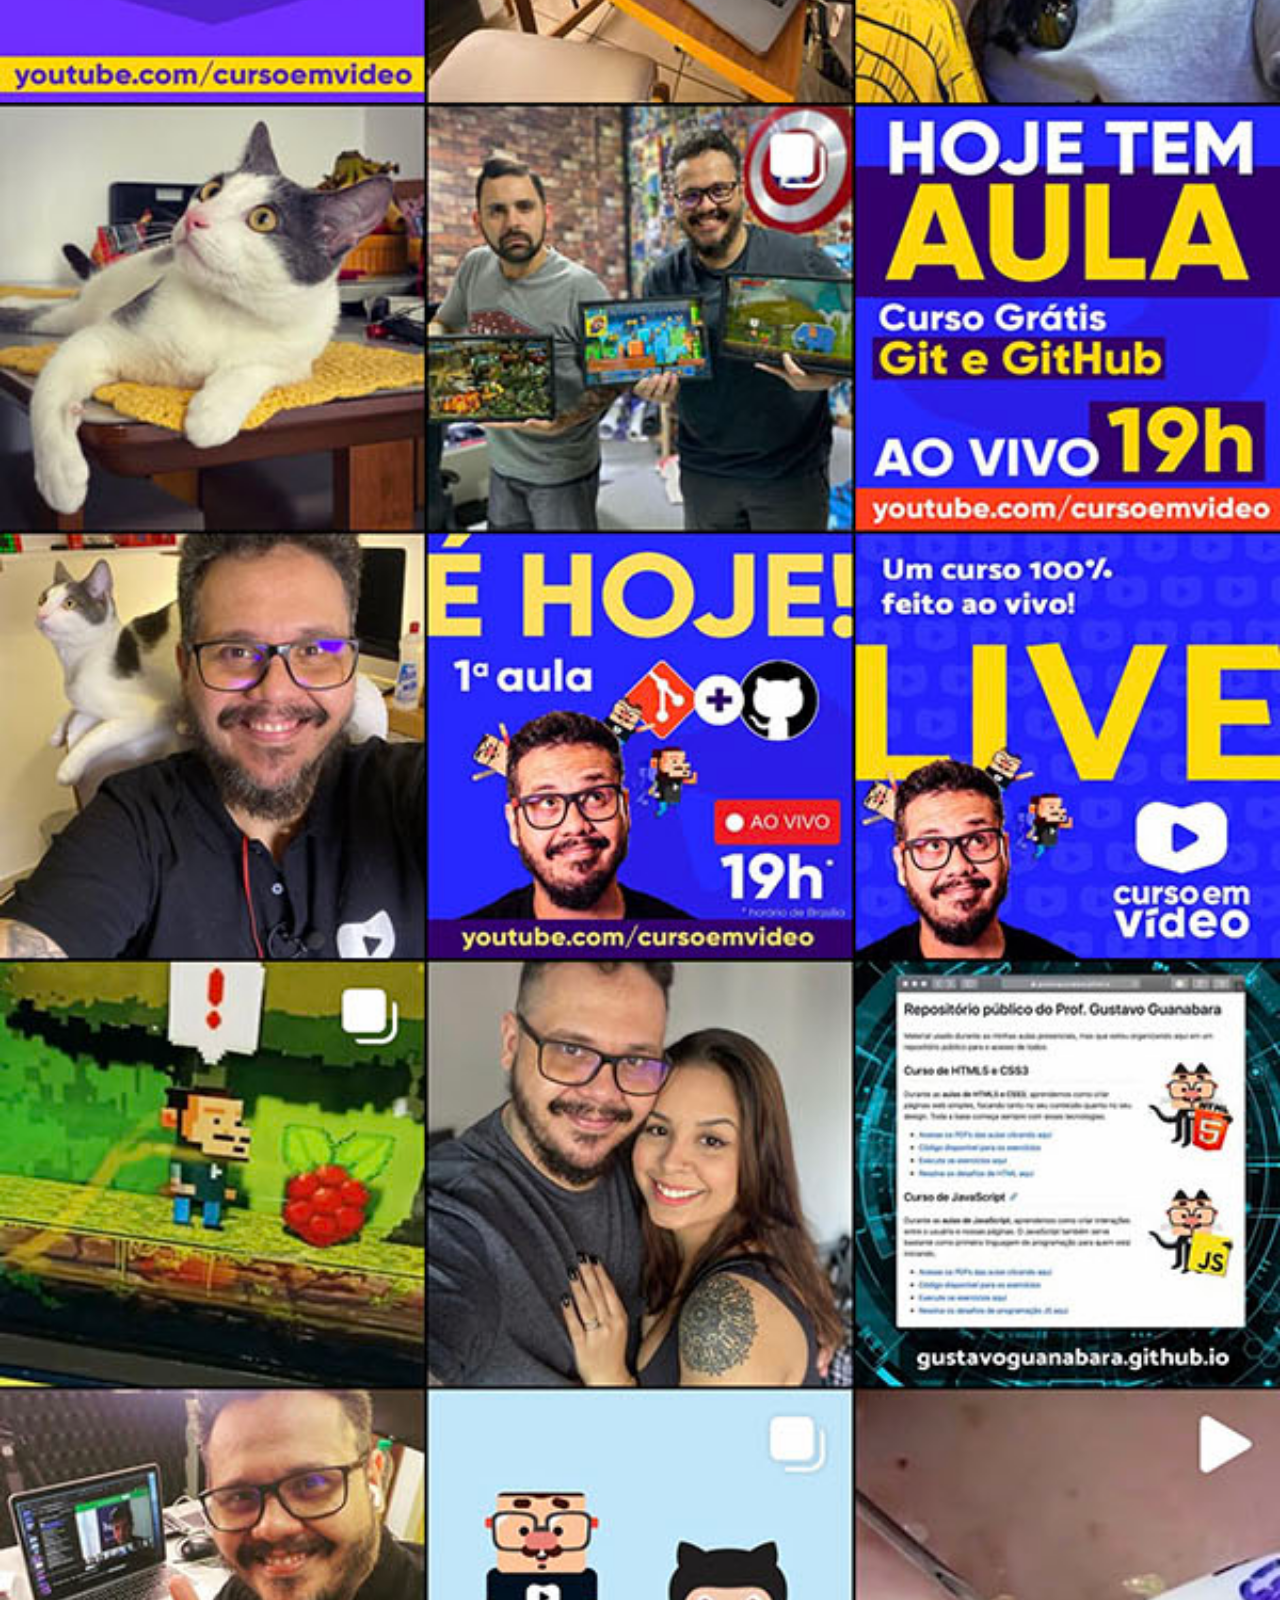
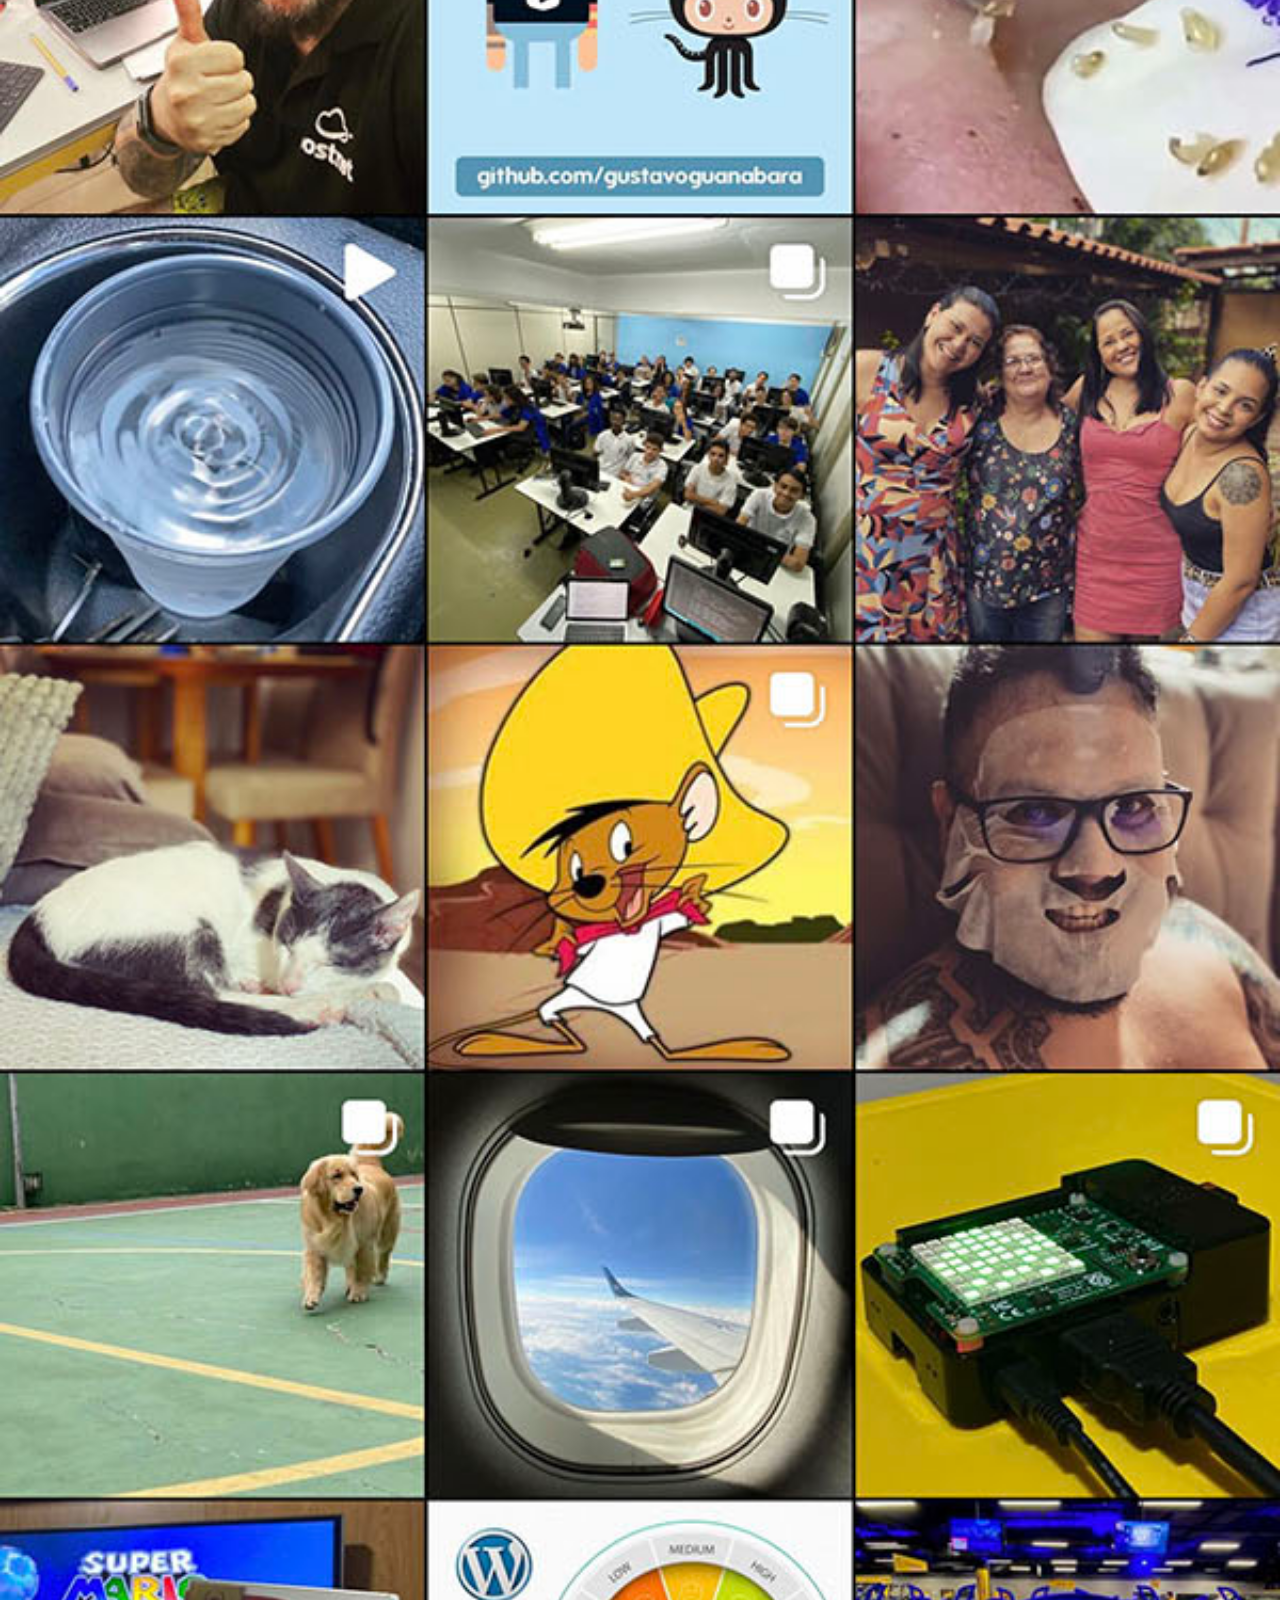
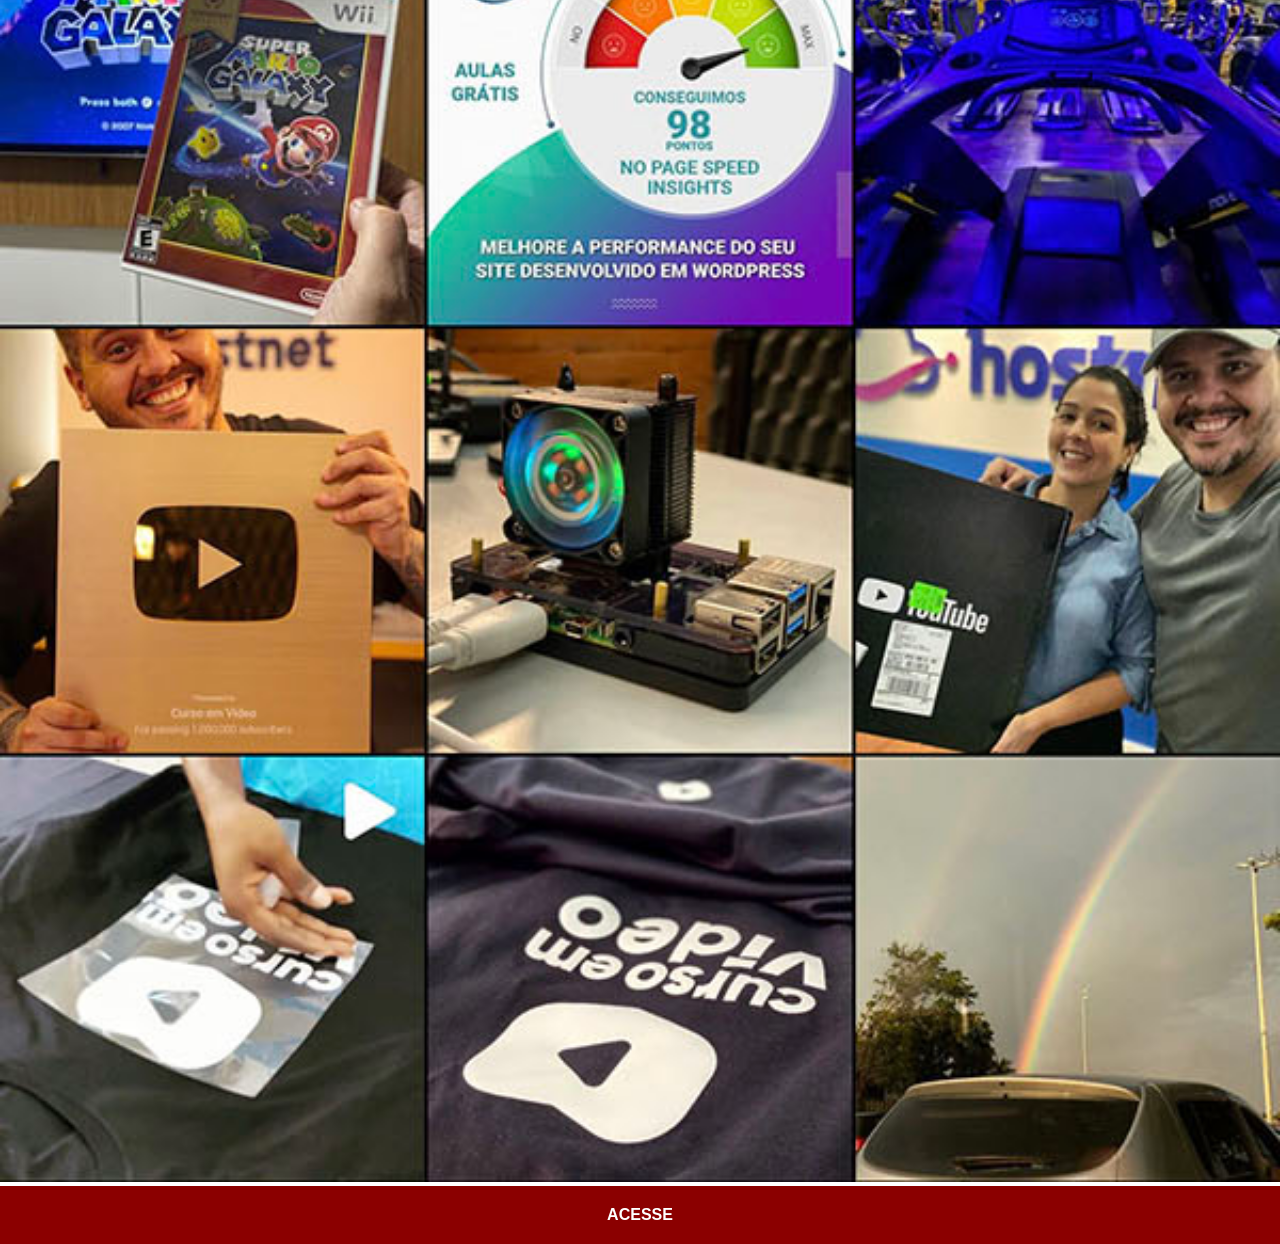
<file: instagram.html>
<!DOCTYPE html>
<html lang="pt-br">
<head>
    <meta charset="UTF-8">
    <meta name="viewport" content="width=device-width, initial-scale=1.0">
    <title>Instagram</title>
    <link rel="stylesheet" href="folhas de estilo/social.css">
</head>
<body>
    <img src="imagens/tela-instagram.jpg" alt="Instagram">
    <a href="https://www.instagram.com/gustavoguanabara/">ACESSE</a> 
</body>
</html>
</file>
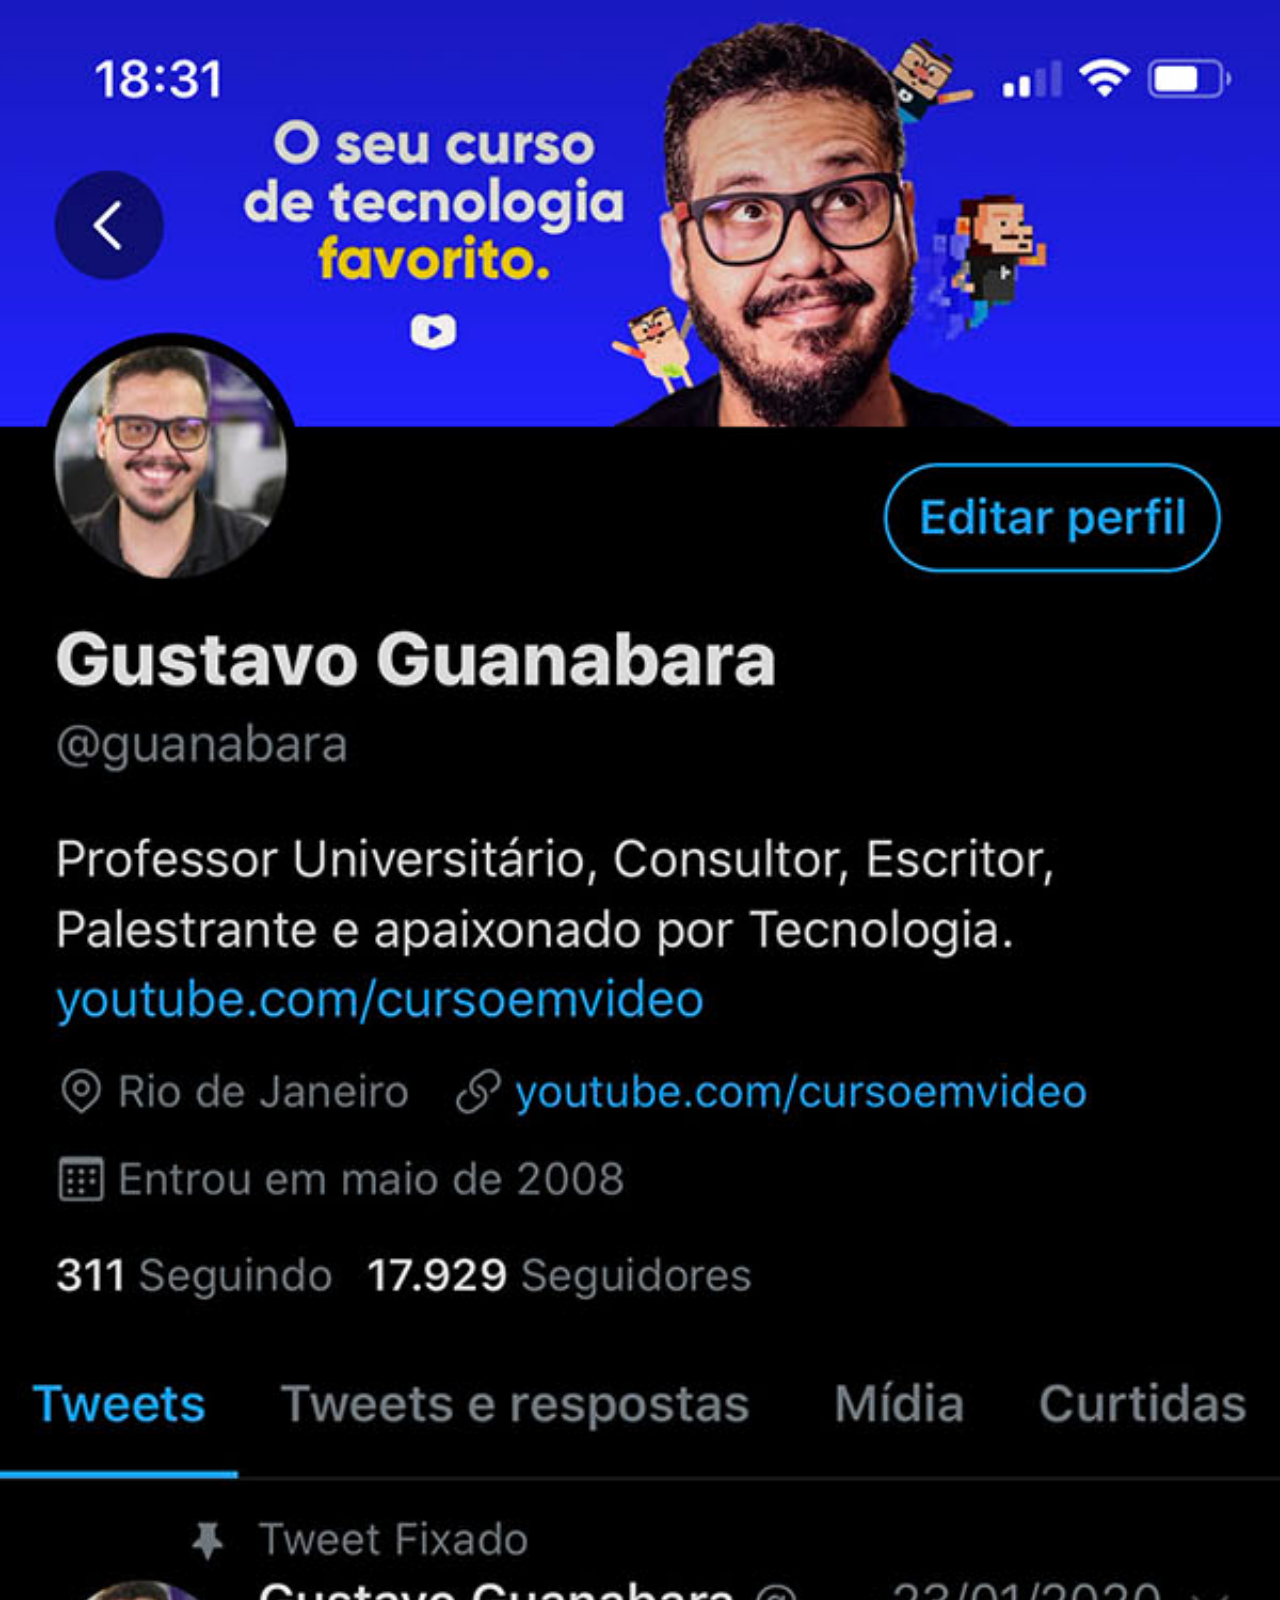
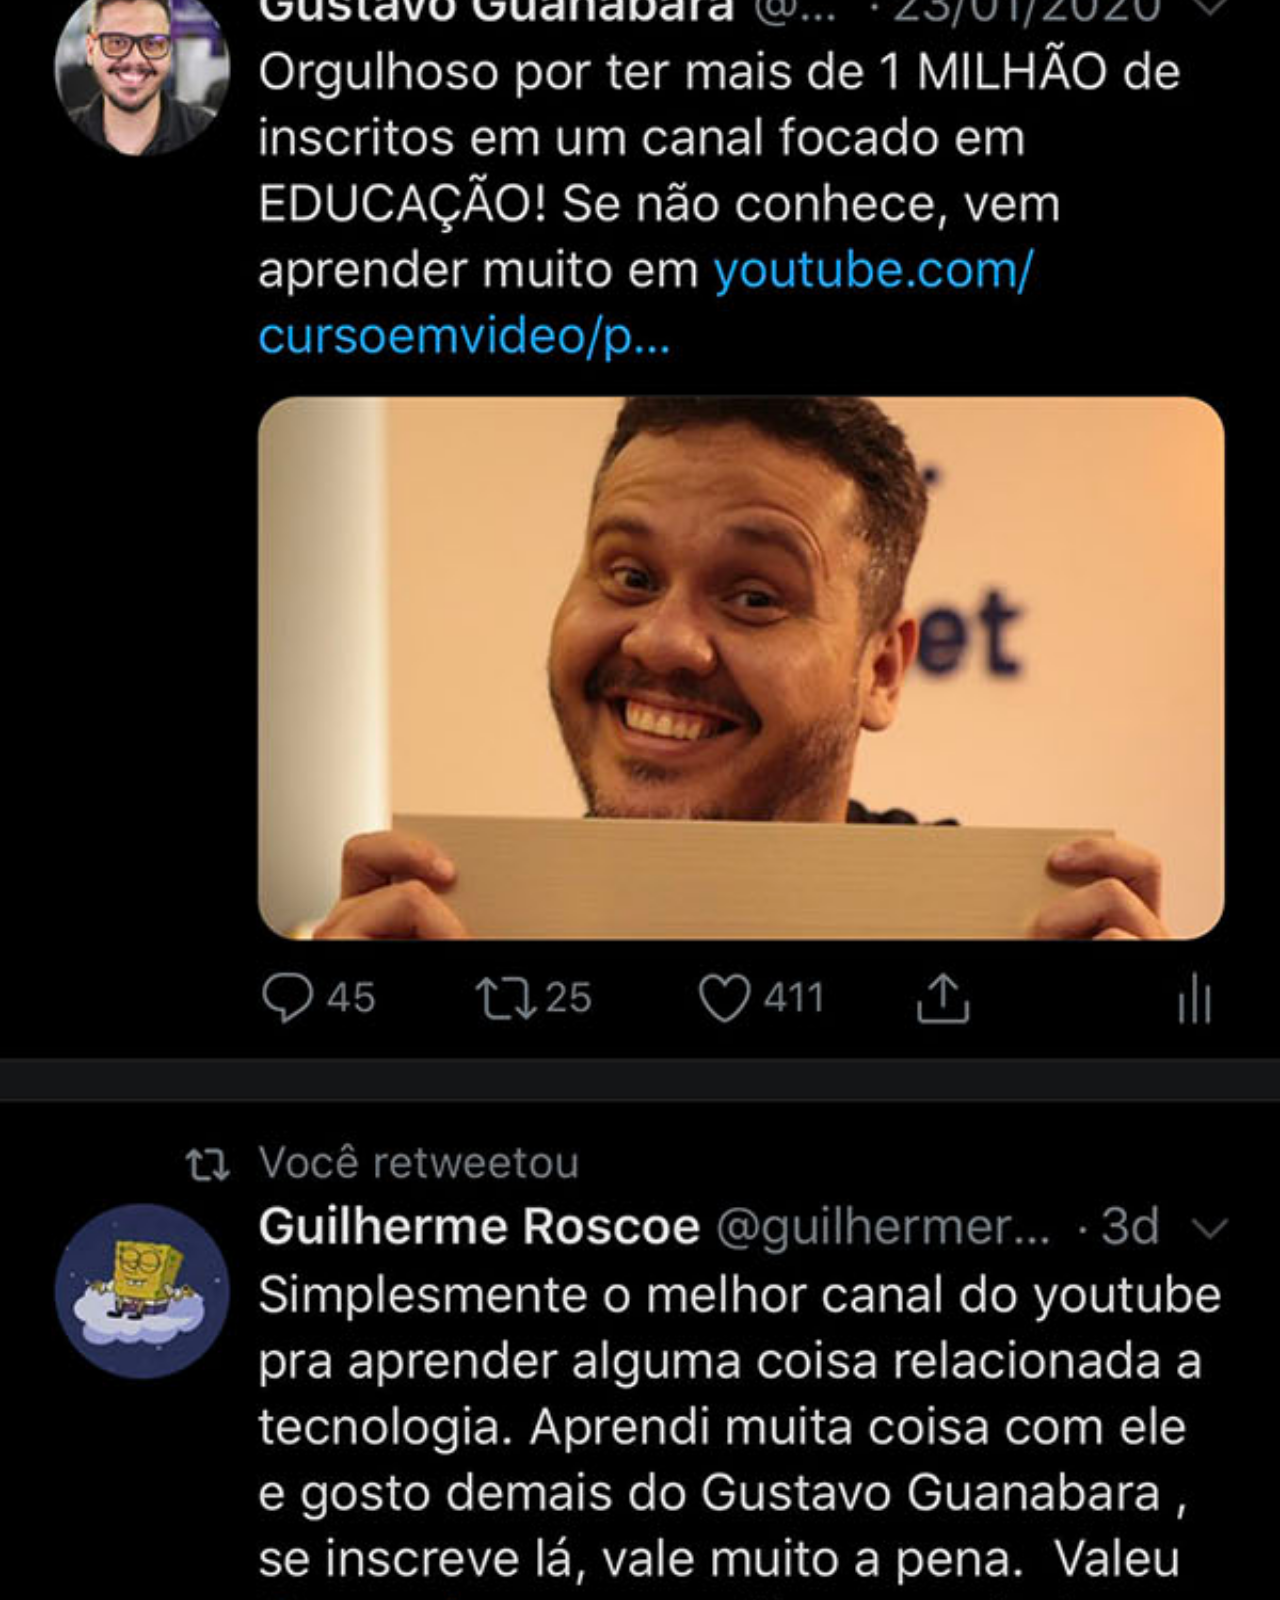
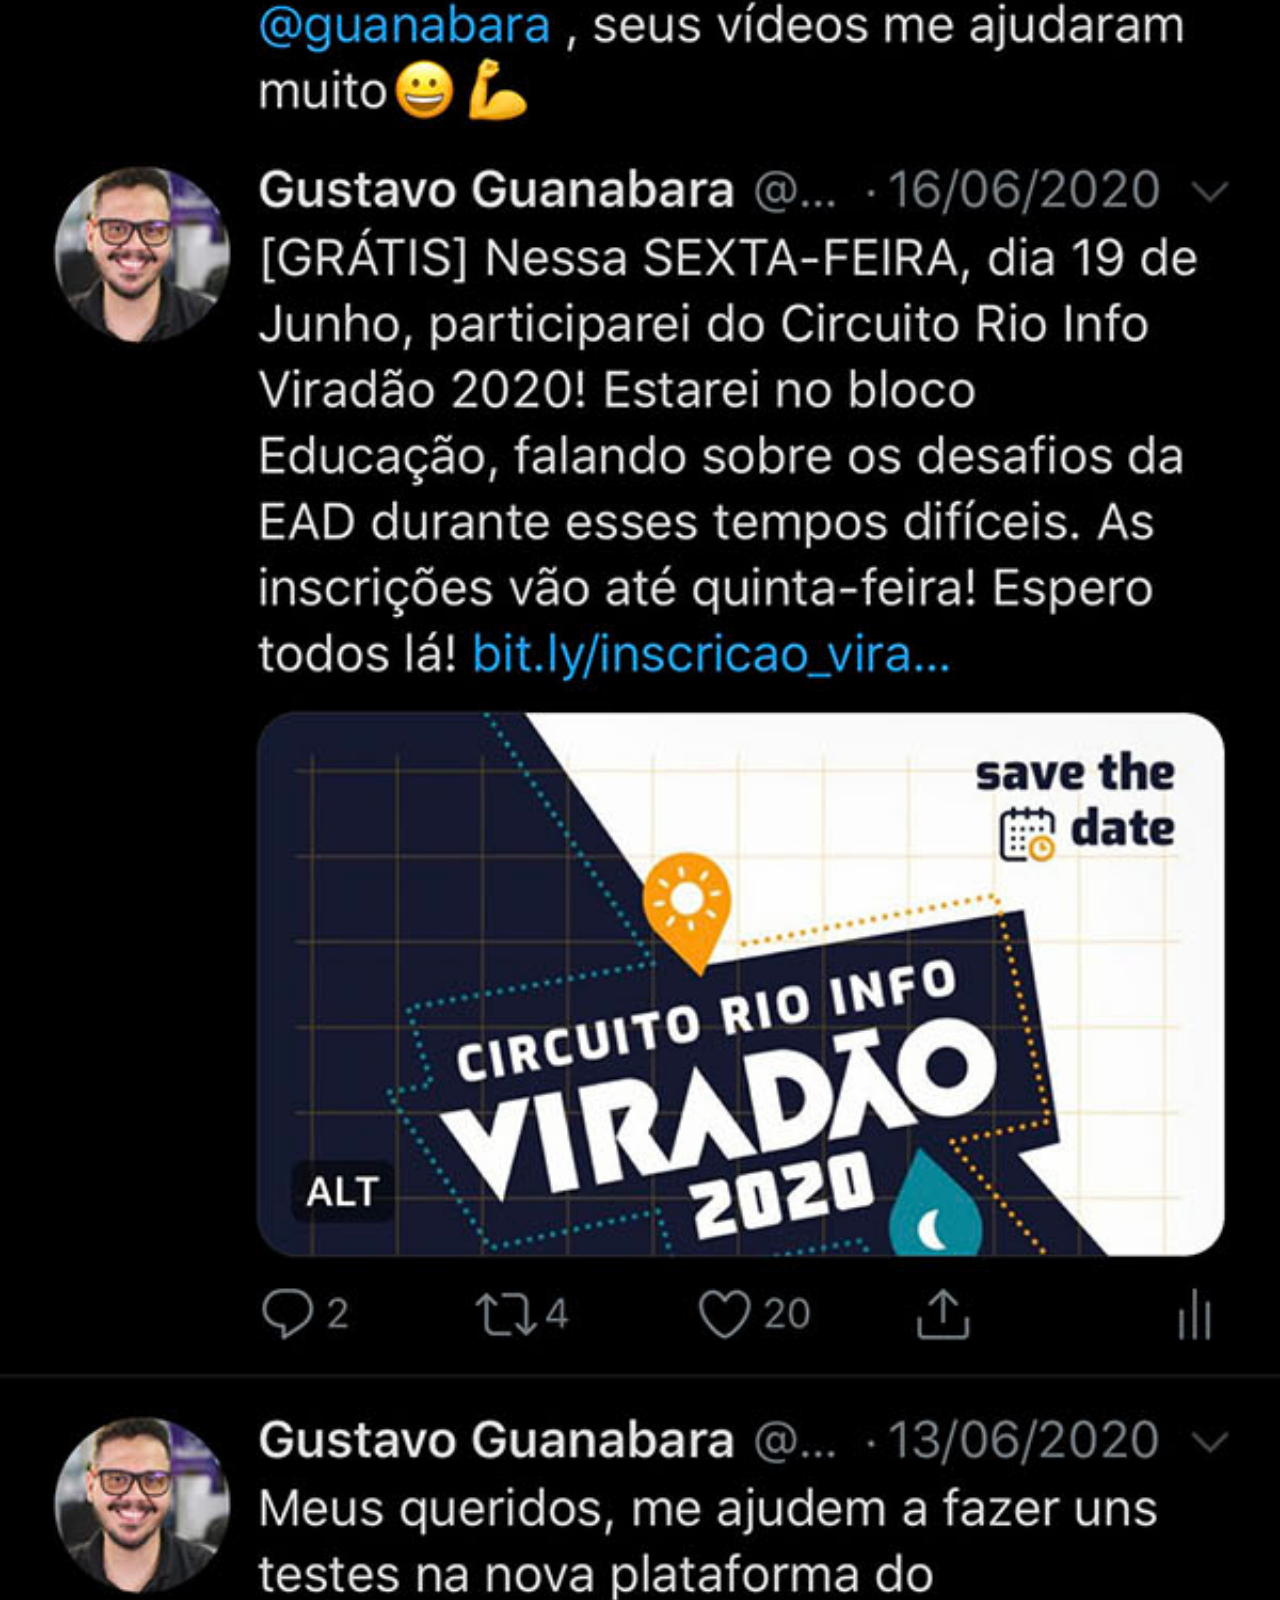
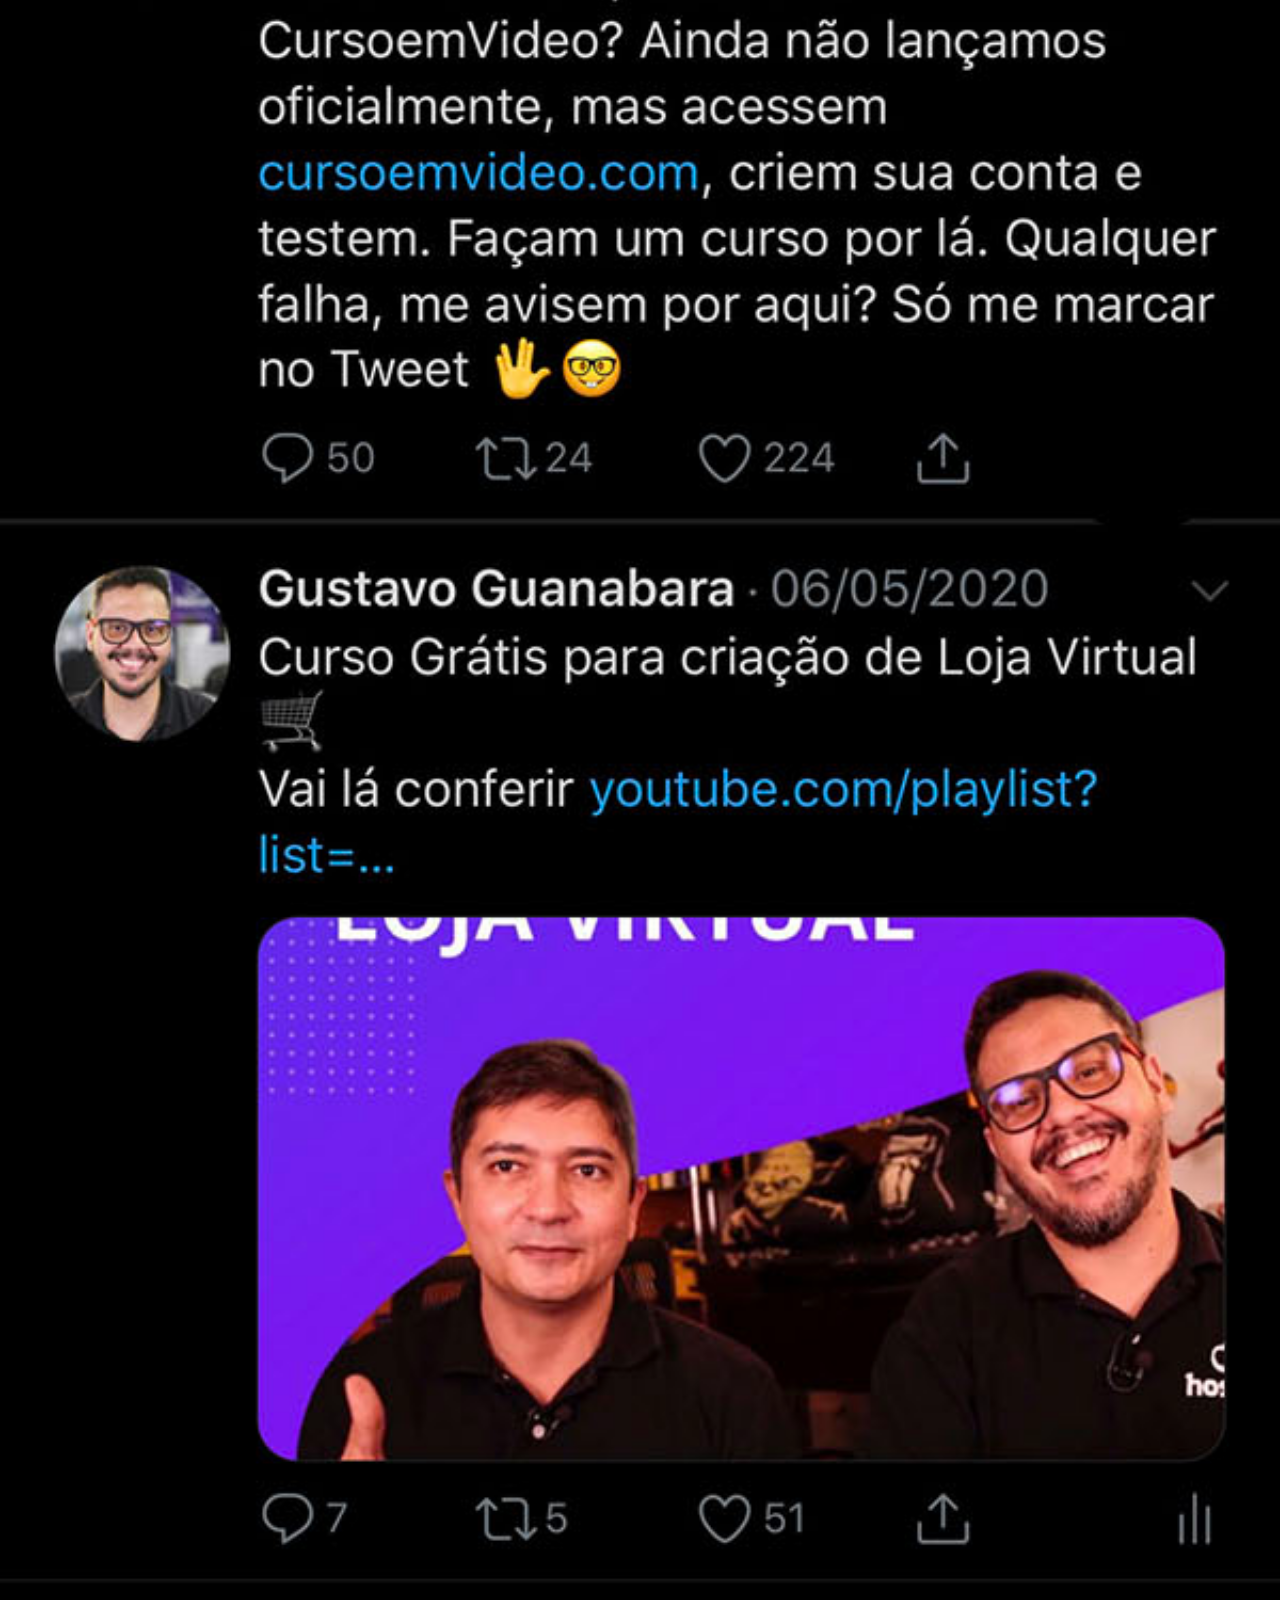
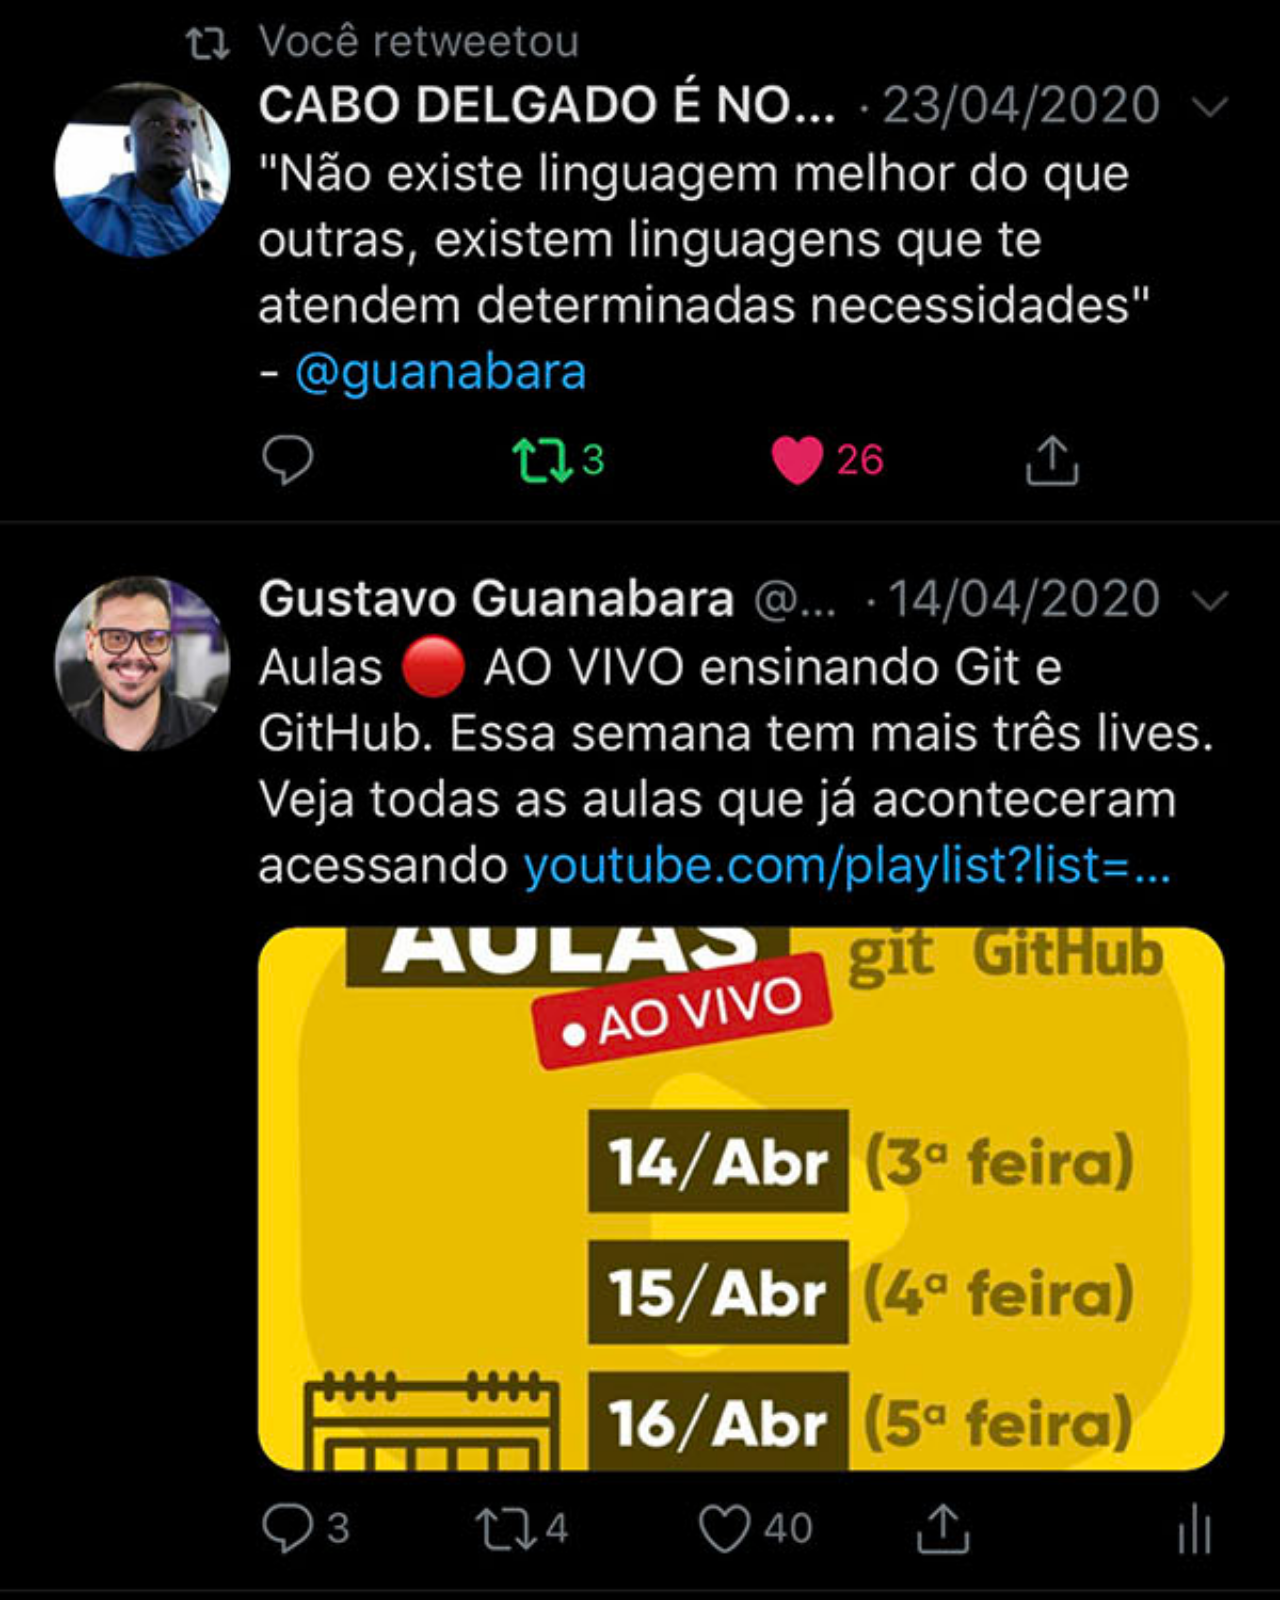
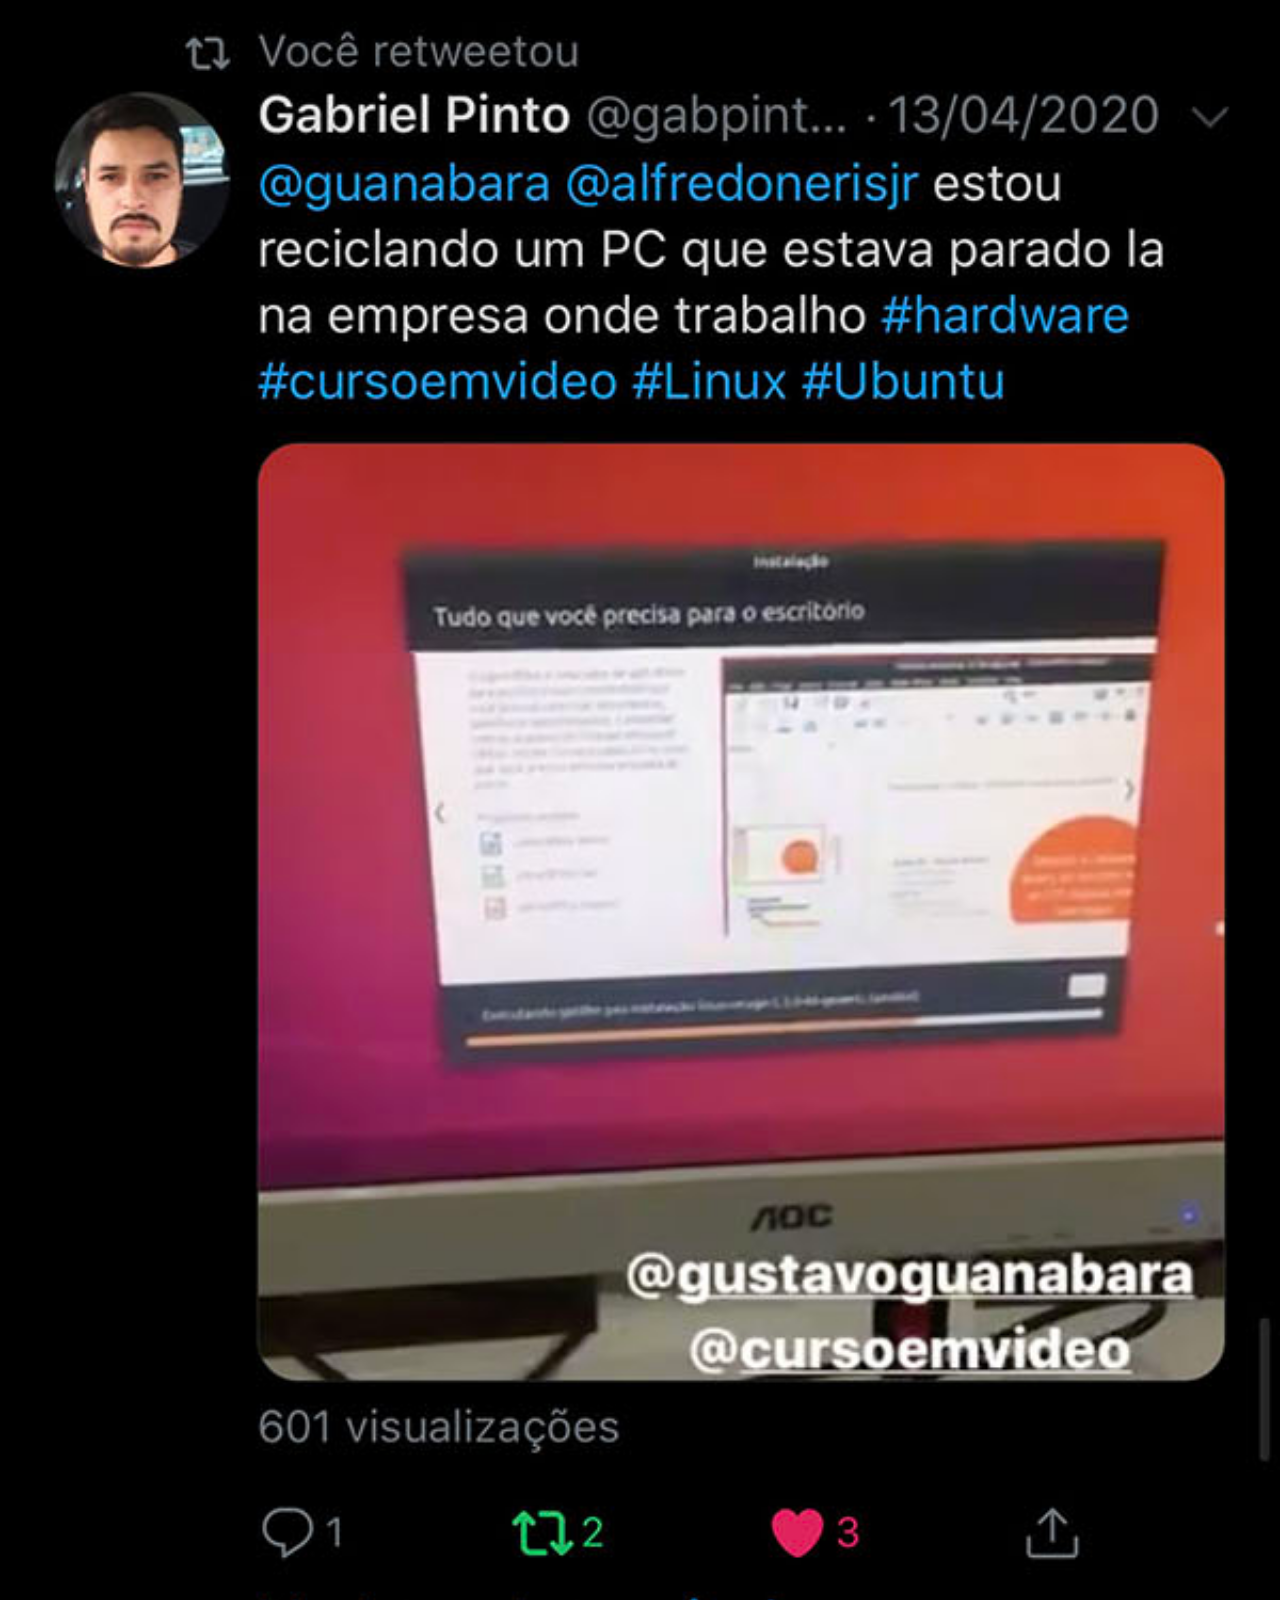
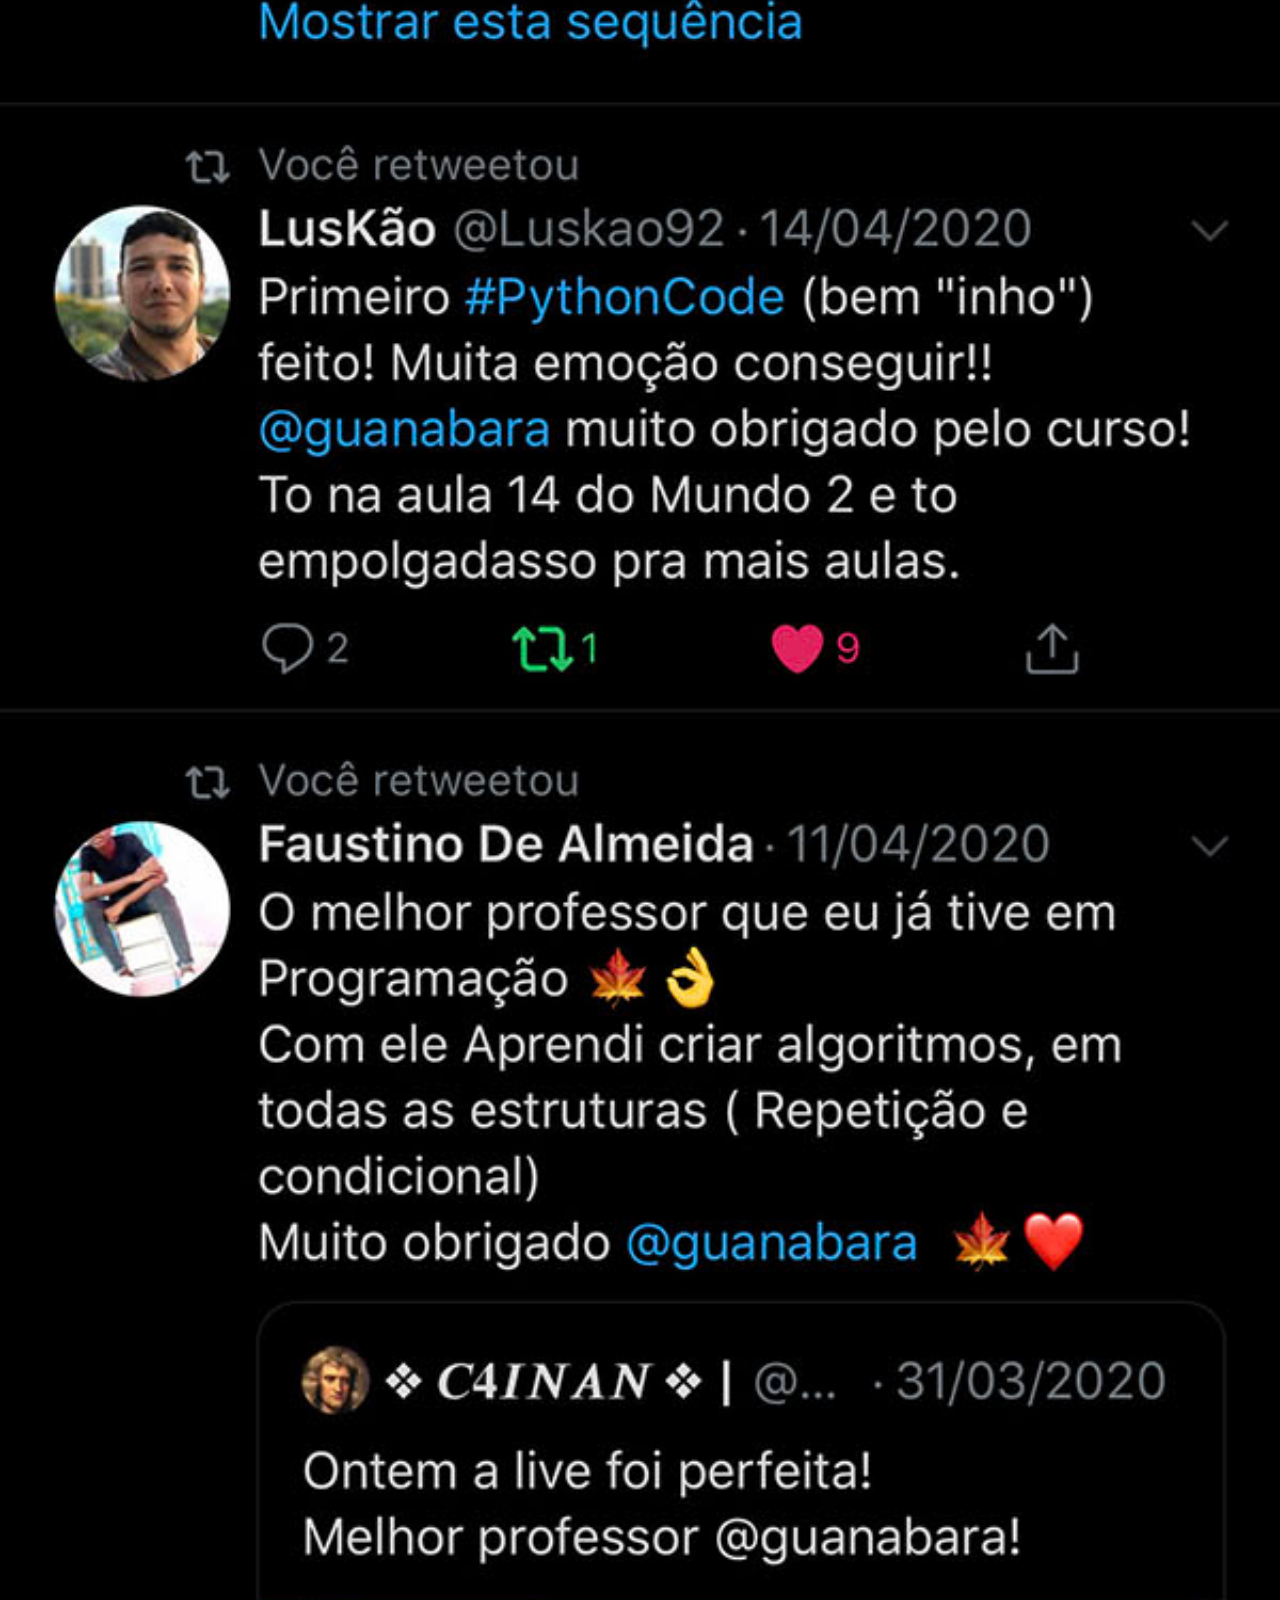
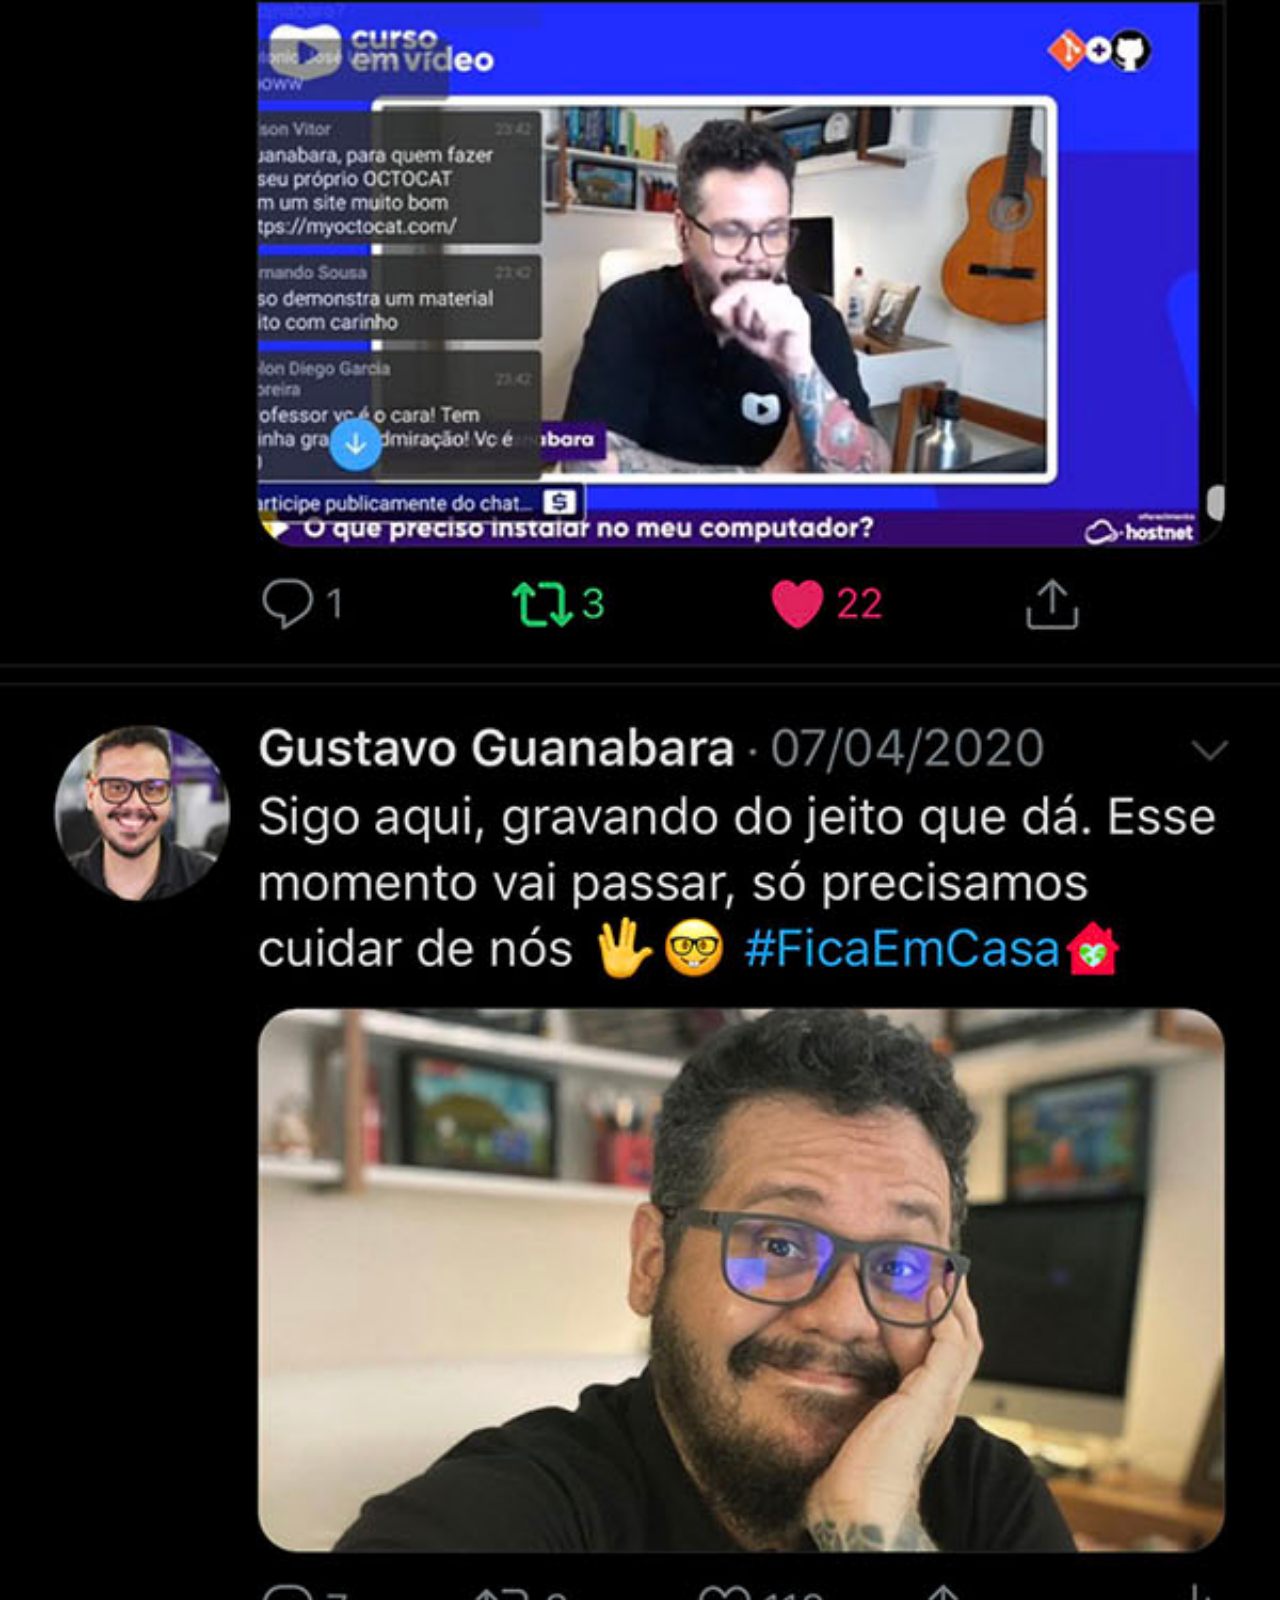
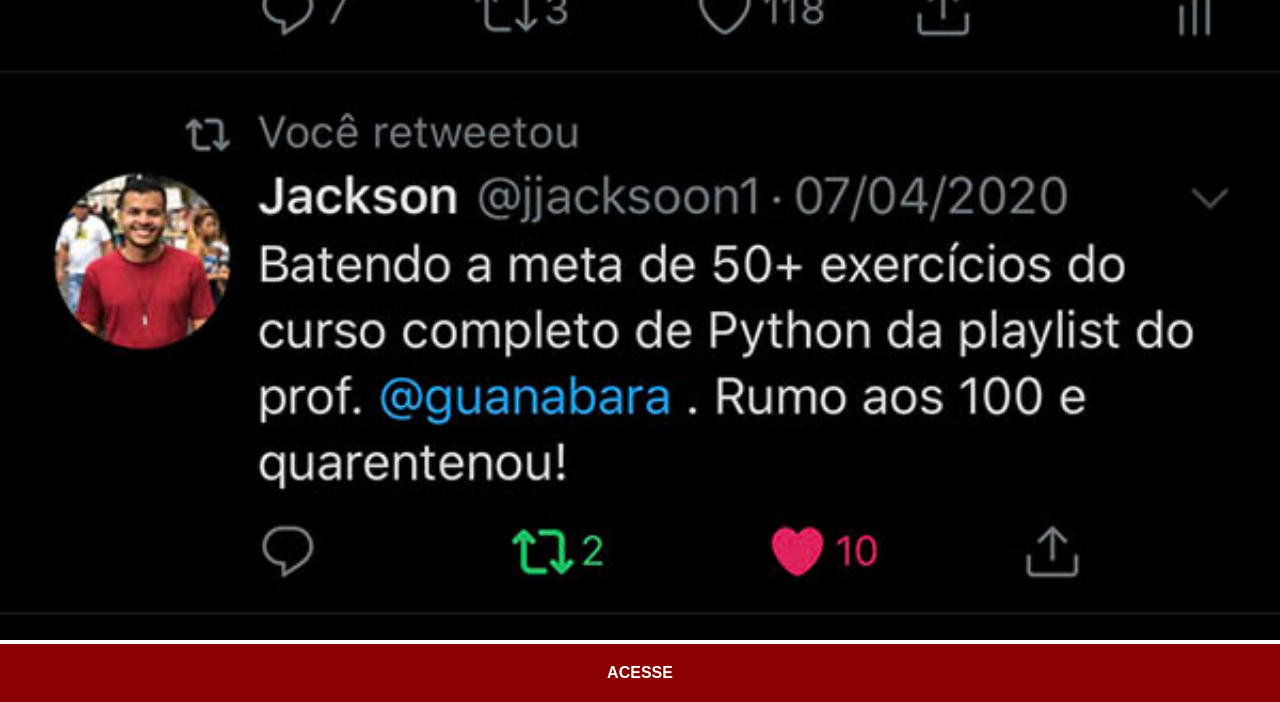
<file: twitter.html>
<!DOCTYPE html>
<html lang="pt-br">
<head>
    <meta charset="UTF-8">
    <meta name="viewport" content="width=device-width, initial-scale=1.0">
    <title>Twitter</title>
    <link rel="stylesheet" href="folhas de estilo/social.css">
</head>
<body>
    <img src="imagens/tela-twitter.jpg" alt="Twitter">
    <a href="https://x.com/guanabara">ACESSE</a>
</body>
</html>
</file>
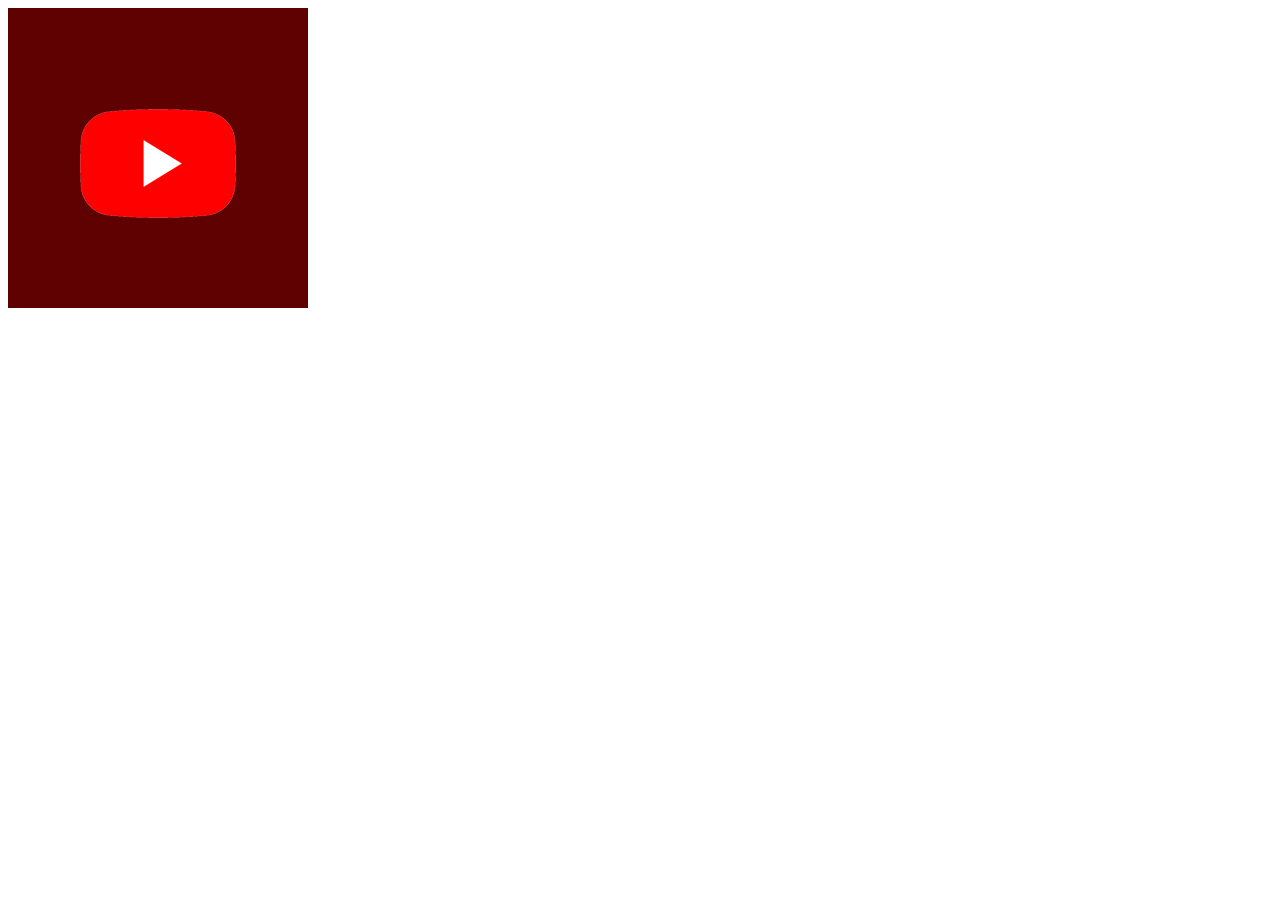
<file: youtube.html>
<!DOCTYPE html>
<html lang="pt-br">
<head>
    <meta charset="UTF-8">
    <meta name="viewport" content="width=device-width, initial-scale=1.0">
    <title>Youtube</title>

    <style>

    </style>

</head>
<body>
    <img src="imagens/logo-youtube.jpg" alt="Youtube">
    <a href=""></a>
</body>
</html>
</file>
<file: folhas de estilo/style.css>
@charset "UTF-8";

* {
    margin: 0px;
    padding: 0px;
    font-family: Arial, Helvetica, sans-serif;
}

html, body{
    height: 100vh;
    width: 100vw;
}

body{
    background: url('../imagens/fundo-madeira.jpg');
    background-size: cover;
    background-attachment: fixed;
}

main{
    position: relative;
    height: 100vh;
}

section#celular{
    position: absolute;
    height: 627px;
    width: 311px;
    margin-top: 30px;
    padding-right: 40px;
    top: 50%;
    left: 50%;
    transform: translate(-50%, -50%);
    background: url('../imagens/frame-iphone.png') no-repeat;
}

iframe#tela-home{
    position: relative;
    top: 80px;
    left: 21px;
    width: 267px;
    height: 471px;
}

section#redes-sociais{
    text-align: right;
}

section#redes-sociais img{
    width: 50px;
    margin: 10px;
    border-radius: 50%;
    box-shadow: 2px 2px 3px rgba(0, 0, 0, 0.784);
    box-sizing: border-box;
}

section#redes-sociais img:hover{
    border: 2px solid white;
    transform: translate(-3px, -3px);
    box-shadow: 5px 5px 10px  rgba(0, 0, 0, 0.784);
    transition: tranform .3s border 2s;
}
</file>
<file: folhas de estilo/social.css>
@charset "UTF-8";

*{
    margin: 0px;
    padding: 0px;
    font-family: Arial, Helvetica, sans-serif;
}

::-webkit-scrollbar{
    width: 0px;
    height: 0px;
}

img{
    width: 100vw;
}

a{
    display: block;
    background-color: darkred;
    color: white;
    padding: 20px;
    text-align: center;
    font-weight: bolder;
    text-decoration: none;
}

a:hover{
    background-color: red;
}
</file>
